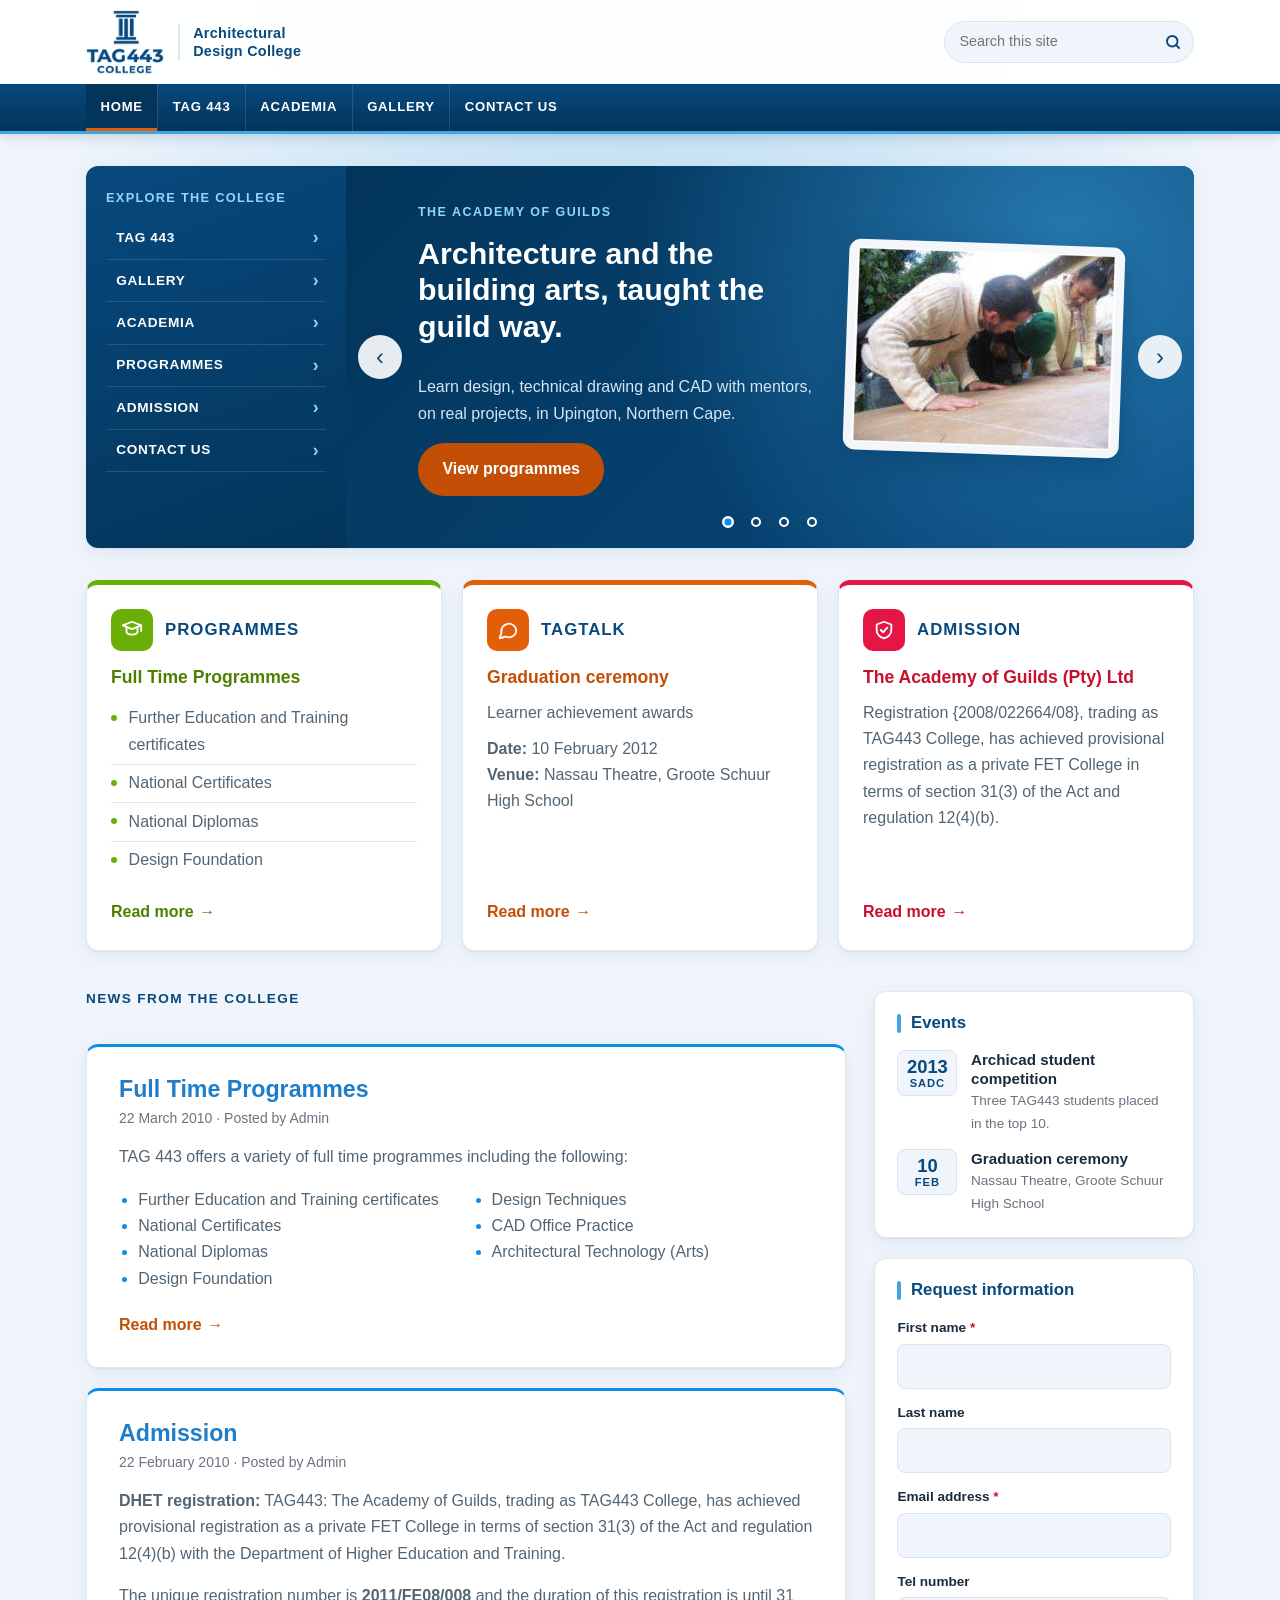
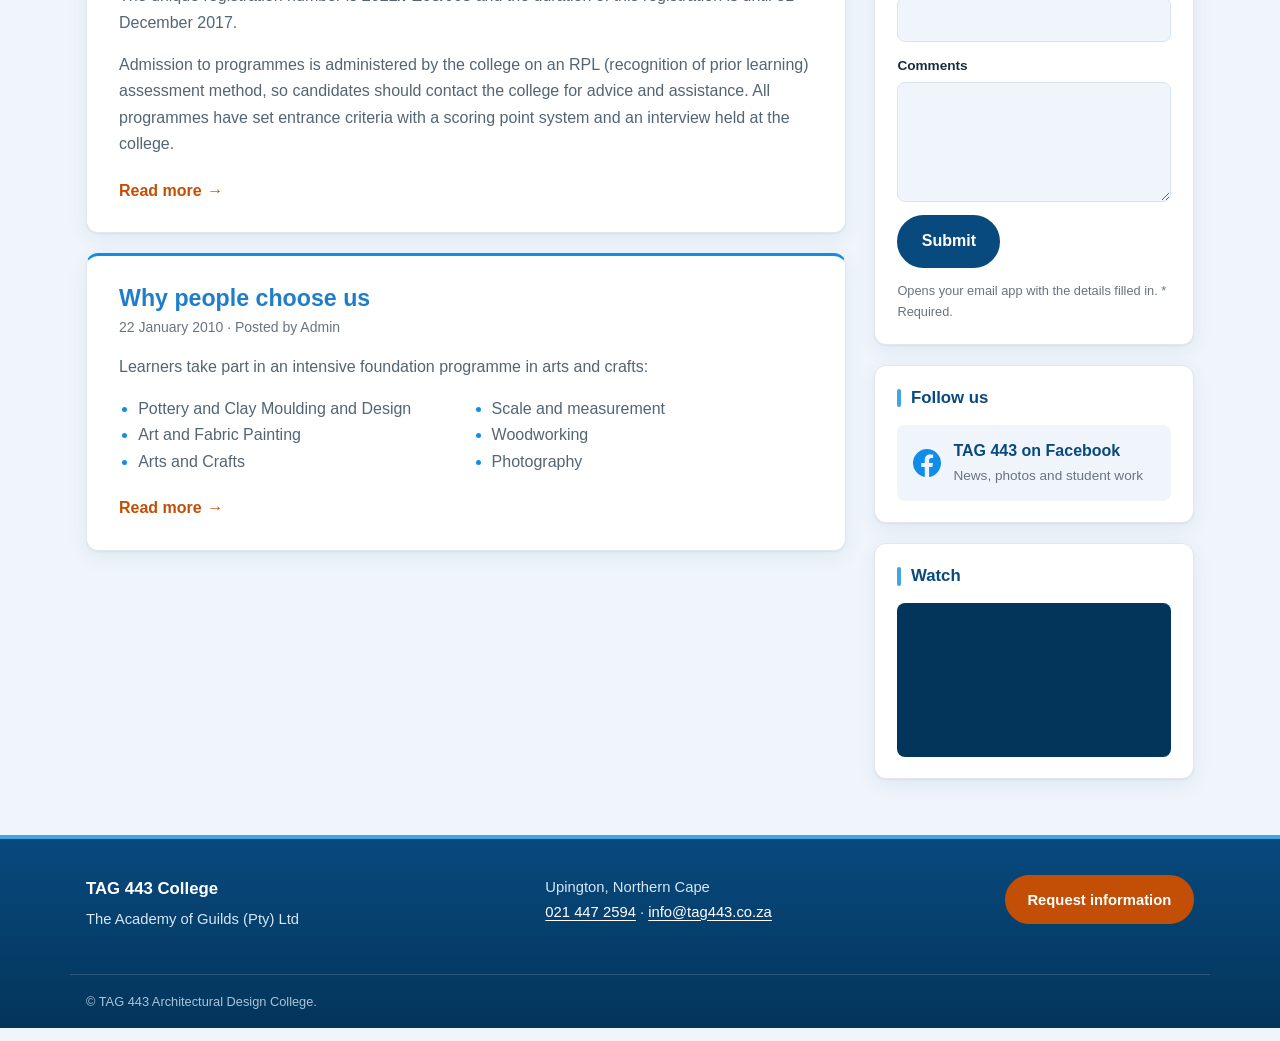
<file: index.html>
<!DOCTYPE html>
<html lang="en-ZA">
<head>
  <meta charset="utf-8">
  <meta name="viewport" content="width=device-width, initial-scale=1">
  <title>TAG 443 Architectural Design College</title>
  <meta name="description" content="TAG 443 Architectural Design College (The Academy of Guilds) in Upington, Northern Cape — full time and part time programmes in design foundation, design techniques, CAD and architectural technology.">
  <link rel="canonical" href="https://rossmelany405-rgb.github.io/Tag443/">
  <meta property="og:type" content="website">
  <meta property="og:site_name" content="TAG 443 Architectural Design College">
  <meta property="og:title" content="TAG 443 Architectural Design College">
  <meta property="og:description" content="TAG 443 Architectural Design College (The Academy of Guilds) in Upington, Northern Cape — full time and part time programmes in design foundation, design techniques, CAD and architectural technology.">
  <meta property="og:url" content="https://rossmelany405-rgb.github.io/Tag443/">
  <meta property="og:image" content="https://rossmelany405-rgb.github.io/Tag443/assets/img/logo-large.png">
  <meta name="theme-color" content="#08497e">
  <link rel="icon" href="assets/img/favicon.png" type="image/png">
  <link rel="apple-touch-icon" href="assets/img/apple-touch-icon.png">
  <link rel="stylesheet" href="assets/css/style.css">
  <script src="assets/js/main.js" defer></script>
</head>
<body>
  <a class="skip-link" href="#main">Skip to content</a>
  <header class="site-header">
    <div class="header-top">
      <div class="wrap header-inner">
        <a class="brand" href="./">
          <img src="assets/img/logo.png" alt="" width="195" height="160">
          <span class="brand-text"><span class="visually-hidden">TAG 443 </span>Architectural Design College</span>
        </a>
        <form class="search" role="search" action="https://www.google.com/search" method="get">
          <label class="visually-hidden" for="site-search">Search this site</label>
          <input type="search" id="site-search" name="q" placeholder="Search this site">
          <input type="hidden" name="as_sitesearch" value="rossmelany405-rgb.github.io/Tag443">
          <button type="submit" aria-label="Search">
            <svg viewBox="0 0 24 24" fill="none" stroke="currentColor" stroke-width="2.5" stroke-linecap="round" aria-hidden="true"><circle cx="11" cy="11" r="7"/><path d="m20 20-3.5-3.5"/></svg>
          </button>
        </form>
        <button class="nav-toggle" type="button" aria-expanded="false" aria-controls="site-nav">
          <span class="nav-toggle-bar" aria-hidden="true"></span>
          <span class="visually-hidden">Menu</span>
        </button>
      </div>
    </div>
    <nav id="site-nav" class="site-nav" aria-label="Main">
      <ul class="wrap">
        <li><a href="./" aria-current="page">Home</a></li>
        <li><a href="about/">TAG 443</a></li>
        <li><a href="academia/">Academia</a></li>
        <li><a href="gallery/">Gallery</a></li>
        <li><a href="contact/">Contact Us</a></li>
      </ul>
    </nav>
  </header>

  <main id="main" class="wrap">
    <h1 class="visually-hidden">TAG 443 Architectural Design College</h1>

    <section class="hero" aria-label="Welcome">
      <nav class="quick-links" aria-labelledby="quick-links-title">
        <h2 id="quick-links-title">Explore the college</h2>
        <ul>
          <li><a href="about/">TAG 443</a></li>
          <li><a href="gallery/">Gallery</a></li>
          <li><a href="academia/">Academia</a></li>
          <li><a href="programmes/">Programmes</a></li>
          <li><a href="admission/">Admission</a></li>
          <li><a href="contact/">Contact Us</a></li>
        </ul>
      </nav>

      <div class="slider" role="region" aria-roledescription="carousel" aria-label="Highlights">
        <ul class="slides">
          <li class="slide" aria-roledescription="slide" aria-label="1 of 4">
            <div class="slide-text">
              <p class="slide-kicker">The Academy of Guilds</p>
              <p class="slide-title">Architecture and the building arts, taught the guild way.</p>
              <p>Learn design, technical drawing and CAD with mentors, on real projects, in Upington, Northern Cape.</p>
              <a class="button" href="programmes/">View programmes</a>
            </div>
            <figure><img src="assets/img/intro-1.jpg" alt="Learners working on a large drawing board" width="204" height="154" decoding="async"></figure>
          </li>
          <li class="slide" aria-roledescription="slide" aria-label="2 of 4">
            <div class="slide-text">
              <p class="slide-kicker">Since 2006</p>
              <p class="slide-title">From the Phakamani project to an accredited college.</p>
              <p>TAG443 began with 160 learners from across the Western Cape.</p>
              <a class="button" href="about/">Our story</a>
            </div>
            <figure><img src="assets/img/intro-2.jpg" alt="Historic photograph of a long college building" width="204" height="154" loading="lazy" decoding="async"></figure>
          </li>
          <li class="slide" aria-roledescription="slide" aria-label="3 of 4">
            <div class="slide-text">
              <p class="slide-kicker">Designlab</p>
              <p class="slide-title">Sketching, detailing and concept interpretation.</p>
              <p>Design foundation, architecture and the building arts, with MAPPP SETA accreditation.</p>
              <a class="button" href="academia/">See Academia</a>
            </div>
            <figure><img src="assets/img/intro-3.jpg" alt="Learners and a facilitator in a design classroom" width="204" height="154" loading="lazy" decoding="async"></figure>
          </li>
          <li class="slide" aria-roledescription="slide" aria-label="4 of 4">
            <div class="slide-text">
              <p class="slide-kicker">CADlab</p>
              <p class="slide-title">Industry software, from AutoCAD to Archicad.</p>
              <p>Our students placed 3rd, 8th and 9th in the 2013 Archicad SADC student competition.</p>
              <a class="button" href="competitions/">Competition results</a>
            </div>
            <figure><img src="assets/img/cadlab.jpg" alt="Students at computers in the TAG443 CADlab" width="273" height="183" loading="lazy" decoding="async"></figure>
          </li>
        </ul>
        <button class="slider-btn slider-prev" type="button" aria-label="Previous slide">&#8249;</button>
        <button class="slider-btn slider-next" type="button" aria-label="Next slide">&#8250;</button>
        <div class="slider-dots"></div>
      </div>
    </section>

    <section class="features" aria-label="Highlights">
      <article class="card card-programmes">
        <div class="card-head">
          <span class="card-icon" aria-hidden="true">
            <svg viewBox="0 0 24 24" fill="none" stroke="currentColor" stroke-width="2" stroke-linecap="round" stroke-linejoin="round"><path d="M2 7l10-4 10 4-10 4z"/><path d="M6 9v5c0 1.7 2.7 3 6 3s6-1.3 6-3V9"/><path d="M22 7v6"/></svg>
          </span>
          <h2>Programmes</h2>
        </div>
        <h3>Full Time Programmes</h3>
        <ul class="plain">
          <li>Further Education and Training certificates</li>
          <li>National Certificates</li>
          <li>National Diplomas</li>
          <li>Design Foundation</li>
        </ul>
        <p><a class="more" href="programmes/">Read more <span class="visually-hidden">about programmes</span></a></p>
      </article>
      <article class="card card-tagtalk">
        <div class="card-head">
          <span class="card-icon" aria-hidden="true">
            <svg viewBox="0 0 24 24" fill="none" stroke="currentColor" stroke-width="2" stroke-linecap="round" stroke-linejoin="round"><path d="M21 12a8 8 0 0 1-11.6 7.1L3 21l1.9-6.4A8 8 0 1 1 21 12z"/></svg>
          </span>
          <h2>TagTalk</h2>
        </div>
        <h3>Graduation ceremony</h3>
        <p>Learner achievement awards</p>
        <p><strong>Date:</strong> 10 February 2012<br>
          <strong>Venue:</strong> Nassau Theatre, Groote Schuur High School</p>
        <p><a class="more" href="tagtalk/">Read more <span class="visually-hidden">about the graduation ceremony</span></a></p>
      </article>
      <article class="card card-admission">
        <div class="card-head">
          <span class="card-icon" aria-hidden="true">
            <svg viewBox="0 0 24 24" fill="none" stroke="currentColor" stroke-width="2" stroke-linecap="round" stroke-linejoin="round"><path d="M12 3l8 3v6c0 4.5-3.4 8.3-8 9-4.6-.7-8-4.5-8-9V6z"/><path d="m8.5 12 2.5 2.5 4.5-5"/></svg>
          </span>
          <h2>Admission</h2>
        </div>
        <h3>The Academy of Guilds (Pty) Ltd</h3>
        <p>Registration {2008/022664/08}, trading as TAG443 College, has achieved provisional registration as a private FET College in terms of section 31(3) of the Act and regulation 12(4)(b).</p>
        <p><a class="more" href="admission/">Read more <span class="visually-hidden">about admission</span></a></p>
      </article>
    </section>

    <div class="home-grid">
      <section class="posts" aria-labelledby="news-title">
        <h2 class="section-title" id="news-title">News from the college</h2>
        <article class="post">
          <h2><a href="programmes/">Full Time Programmes</a></h2>
          <p class="meta"><time datetime="2010-03-22">22 March 2010</time> · Posted by Admin</p>
          <p>TAG 443 offers a variety of full time programmes including the following:</p>
          <ul class="cols">
            <li>Further Education and Training certificates</li>
            <li>National Certificates</li>
            <li>National Diplomas</li>
            <li>Design Foundation</li>
            <li>Design Techniques</li>
            <li>CAD Office Practice</li>
            <li>Architectural Technology (Arts)</li>
          </ul>
          <a class="more" href="programmes/">Read more <span class="visually-hidden">about full time programmes</span></a>
        </article>
        <article class="post">
          <h2><a href="admission/">Admission</a></h2>
          <p class="meta"><time datetime="2010-02-22">22 February 2010</time> · Posted by Admin</p>
          <p><strong>DHET registration:</strong> TAG443: The Academy of Guilds, trading as TAG443 College, has achieved provisional registration as a private FET College in terms of section 31(3) of the Act and regulation 12(4)(b) with the Department of Higher Education and Training.</p>
          <p>The unique registration number is <strong>2011/FE08/008</strong> and the duration of this registration is until 31 December 2017.</p>
          <p>Admission to programmes is administered by the college on an RPL (recognition of prior learning) assessment method, so candidates should contact the college for advice and assistance. All programmes have set entrance criteria with a scoring point system and an interview held at the college.</p>
          <a class="more" href="admission/">Read more <span class="visually-hidden">about admission</span></a>
        </article>
        <article class="post">
          <h2><a href="about/">Why people choose us</a></h2>
          <p class="meta"><time datetime="2010-01-22">22 January 2010</time> · Posted by Admin</p>
          <p>Learners take part in an intensive foundation programme in arts and crafts:</p>
          <ul class="cols">
            <li>Pottery and Clay Moulding and Design</li>
            <li>Art and Fabric Painting</li>
            <li>Arts and Crafts</li>
            <li>Scale and measurement</li>
            <li>Woodworking</li>
            <li>Photography</li>
          </ul>
          <a class="more" href="about/">Read more <span class="visually-hidden">about why people choose us</span></a>
        </article>
      </section>

      <aside class="sidebar" aria-label="Sidebar">
        <section class="widget" aria-labelledby="events-title">
          <h2 id="events-title">Events</h2>
          <ul class="events">
            <li class="event">
              <time class="event-date" datetime="2013"><span class="day">2013</span><span class="mon">SADC</span></time>
              <div>
                <h3><a href="competitions/">Archicad student competition</a></h3>
                <p>Three TAG443 students placed in the top 10.</p>
              </div>
            </li>
            <li class="event">
              <time class="event-date" datetime="2012-02-10"><span class="day">10</span><span class="mon">Feb</span></time>
              <div>
                <h3><a href="tagtalk/">Graduation ceremony</a></h3>
                <p>Nassau Theatre, Groote Schuur High School</p>
              </div>
            </li>
          </ul>
        </section>

        <section class="widget" aria-labelledby="request-title">
          <h2 id="request-title">Request information</h2>
          <form class="form" action="mailto:info@tag443.co.za?subject=Information%20request" method="post" enctype="text/plain">
            <div class="field">
              <label for="first-name">First name <span class="req" aria-hidden="true">*</span></label>
              <input type="text" id="first-name" name="First name" autocomplete="given-name" required>
            </div>
            <div class="field">
              <label for="last-name">Last name</label>
              <input type="text" id="last-name" name="Last name" autocomplete="family-name">
            </div>
            <div class="field">
              <label for="email">Email address <span class="req" aria-hidden="true">*</span></label>
              <input type="email" id="email" name="Email" autocomplete="email" required>
            </div>
            <div class="field">
              <label for="tel">Tel number</label>
              <input type="tel" id="tel" name="Tel" autocomplete="tel">
            </div>
            <div class="field">
              <label for="comments">Comments</label>
              <textarea id="comments" name="Comments" rows="4"></textarea>
            </div>
            <button class="button" type="submit">Submit</button>
            <p class="form-note">Opens your email app with the details filled in. <span aria-hidden="true">*</span> Required.</p>
          </form>
        </section>

        <section class="widget" aria-labelledby="follow-title">
          <h2 id="follow-title">Follow us</h2>
          <a class="social-link" href="https://www.facebook.com/494151603941978" rel="noopener">
            <svg viewBox="0 0 24 24" fill="currentColor" aria-hidden="true"><path d="M24 12a12 12 0 1 0-13.9 11.9v-8.4H7.1V12h3V9.4c0-3 1.8-4.7 4.5-4.7 1.3 0 2.7.2 2.7.2v2.9h-1.5c-1.5 0-2 .9-2 1.9V12h3.3l-.5 3.5h-2.8v8.4A12 12 0 0 0 24 12z"/></svg>
            <div>TAG 443 on Facebook<span>News, photos and student work</span></div>
          </a>
        </section>

        <section class="widget" aria-labelledby="video-title">
          <h2 id="video-title">Watch</h2>
          <div class="video">
            <iframe src="https://www.youtube-nocookie.com/embed/sI15a8Gg5og" title="TAG 443 College video" loading="lazy" allow="accelerometer; encrypted-media; gyroscope; picture-in-picture" allowfullscreen></iframe>
          </div>
        </section>
      </aside>
    </div>
  </main>

  <footer class="site-footer">
    <div class="wrap footer-inner">
      <div>
        <p class="footer-title">TAG 443 College</p>
        <p>The Academy of Guilds (Pty) Ltd</p>
      </div>
      <address>
        Upington, Northern Cape<br>
        <a href="tel:+27214472594">021&nbsp;447&nbsp;2594</a> ·
        <a href="mailto:info@tag443.co.za">info@tag443.co.za</a>
      </address>
      <p class="footer-cta"><a class="button" href="contact/">Request information</a></p>
    </div>
    <p class="wrap footer-note">&copy; TAG 443 Architectural Design College.</p>
  </footer>
</body>
</html>
</file>
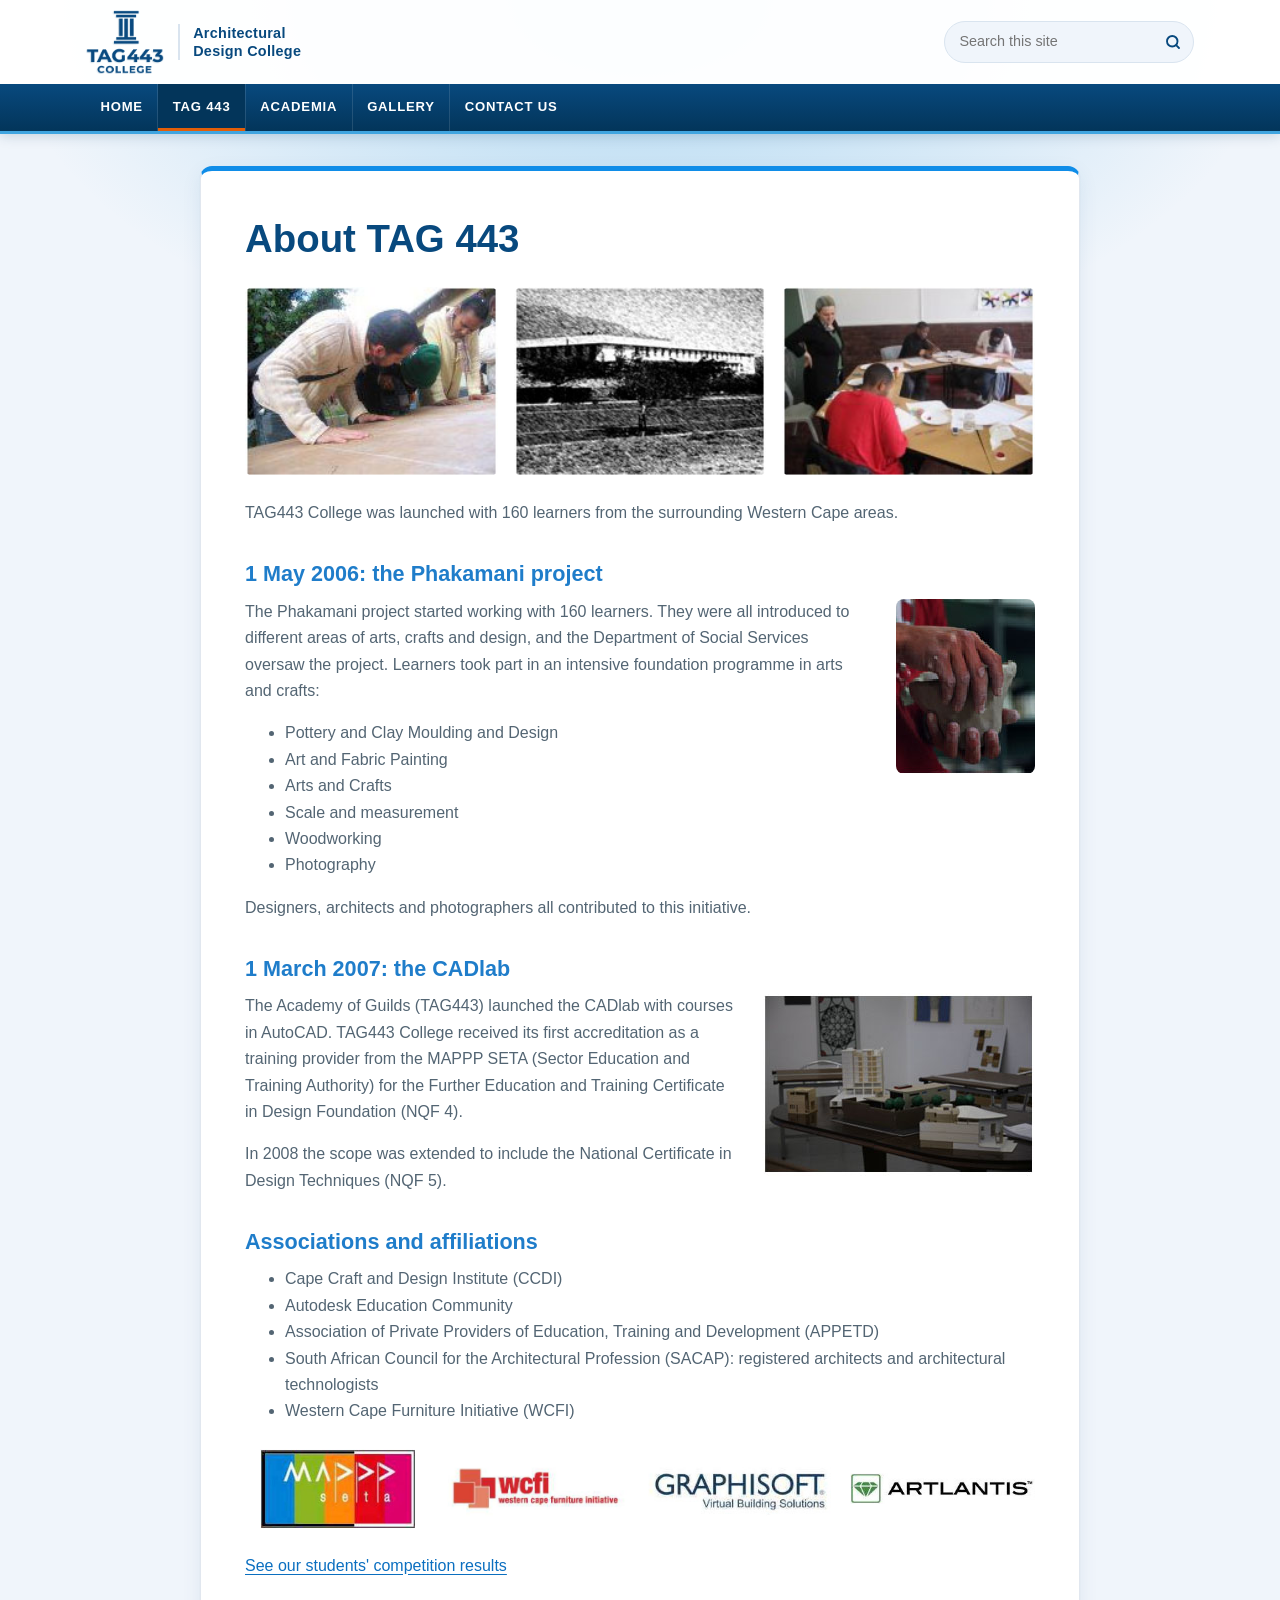
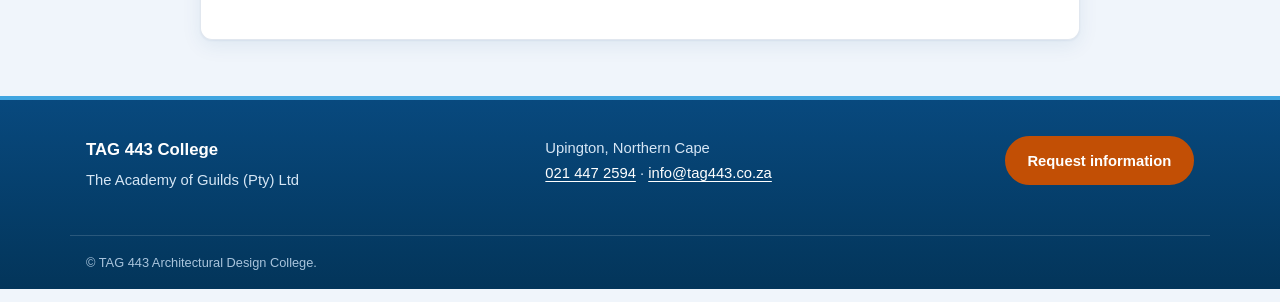
<file: about/index.html>
<!DOCTYPE html>
<html lang="en-ZA">
<head>
  <meta charset="utf-8">
  <meta name="viewport" content="width=device-width, initial-scale=1">
  <title>About TAG 443 | TAG 443 Architectural Design College</title>
  <meta name="description" content="The history of TAG443 College: from the 2006 Phakamani project to MAPPP SETA accreditation, CADlab and industry affiliations.">
  <link rel="canonical" href="https://rossmelany405-rgb.github.io/Tag443/about/">
  <meta property="og:type" content="website">
  <meta property="og:site_name" content="TAG 443 Architectural Design College">
  <meta property="og:title" content="About TAG 443 | TAG 443 Architectural Design College">
  <meta property="og:description" content="The history of TAG443 College: from the 2006 Phakamani project to MAPPP SETA accreditation, CADlab and industry affiliations.">
  <meta property="og:url" content="https://rossmelany405-rgb.github.io/Tag443/about/">
  <meta property="og:image" content="https://rossmelany405-rgb.github.io/Tag443/assets/img/logo-large.png">
  <meta name="theme-color" content="#08497e">
  <link rel="icon" href="../assets/img/favicon.png" type="image/png">
  <link rel="apple-touch-icon" href="../assets/img/apple-touch-icon.png">
  <link rel="stylesheet" href="../assets/css/style.css">
  <script src="../assets/js/main.js" defer></script>
</head>
<body>
  <a class="skip-link" href="#main">Skip to content</a>
  <header class="site-header">
    <div class="header-top">
      <div class="wrap header-inner">
        <a class="brand" href="../">
          <img src="../assets/img/logo.png" alt="" width="195" height="160">
          <span class="brand-text"><span class="visually-hidden">TAG 443 </span>Architectural Design College</span>
        </a>
        <form class="search" role="search" action="https://www.google.com/search" method="get">
          <label class="visually-hidden" for="site-search">Search this site</label>
          <input type="search" id="site-search" name="q" placeholder="Search this site">
          <input type="hidden" name="as_sitesearch" value="rossmelany405-rgb.github.io/Tag443">
          <button type="submit" aria-label="Search">
            <svg viewBox="0 0 24 24" fill="none" stroke="currentColor" stroke-width="2.5" stroke-linecap="round" aria-hidden="true"><circle cx="11" cy="11" r="7"/><path d="m20 20-3.5-3.5"/></svg>
          </button>
        </form>
        <button class="nav-toggle" type="button" aria-expanded="false" aria-controls="site-nav">
          <span class="nav-toggle-bar" aria-hidden="true"></span>
          <span class="visually-hidden">Menu</span>
        </button>
      </div>
    </div>
    <nav id="site-nav" class="site-nav" aria-label="Main">
      <ul class="wrap">
        <li><a href="../">Home</a></li>
        <li><a href="../about/" aria-current="page">TAG 443</a></li>
        <li><a href="../academia/">Academia</a></li>
        <li><a href="../gallery/">Gallery</a></li>
        <li><a href="../contact/">Contact Us</a></li>
      </ul>
    </nav>
  </header>

  <main id="main" class="wrap">
<article class="page">
      <h1>About TAG 443</h1>
      <ul class="photo-row">
        <li><img src="../assets/img/intro-1.jpg" alt="Learners working on a large drawing board" width="204" height="154" loading="lazy" decoding="async"></li>
        <li><img src="../assets/img/intro-2.jpg" alt="Historic photograph of a long college building" width="204" height="154" loading="lazy" decoding="async"></li>
        <li><img src="../assets/img/intro-3.jpg" alt="Learners and a facilitator in a design classroom" width="204" height="154" loading="lazy" decoding="async"></li>
      </ul>
      <p>TAG443 College was launched with 160 learners from the surrounding Western Cape areas.</p>

      <h2>1 May 2006: the Phakamani project</h2>
      <figure class="float-right">
        <img src="../assets/img/phakamani.jpg" alt="A Phakamani project learner at work" width="139" height="175" loading="lazy" decoding="async">
      </figure>
      <p>The Phakamani project started working with 160 learners. They were all introduced to different areas of arts, crafts and design, and the Department of Social Services oversaw the project. Learners took part in an intensive foundation programme in arts and crafts:</p>
      <ul>
        <li>Pottery and Clay Moulding and Design</li>
        <li>Art and Fabric Painting</li>
        <li>Arts and Crafts</li>
        <li>Scale and measurement</li>
        <li>Woodworking</li>
        <li>Photography</li>
      </ul>
      <p>Designers, architects and photographers all contributed to this initiative.</p>

      <h2>1 March 2007: the CADlab</h2>
      <figure class="float-right">
        <img src="../assets/img/cadlab.jpg" alt="Students at computers in the TAG443 CADlab" width="273" height="183" loading="lazy" decoding="async">
      </figure>
      <p>The Academy of Guilds (TAG443) launched the CADlab with courses in AutoCAD. TAG443 College received its first accreditation as a training provider from the MAPPP SETA (Sector Education and Training Authority) for the Further Education and Training Certificate in Design Foundation (NQF 4).</p>
      <p>In 2008 the scope was extended to include the National Certificate in Design Techniques (NQF 5).</p>

      <h2>Associations and affiliations</h2>
      <ul>
        <li>Cape Craft and Design Institute (CCDI)</li>
        <li>Autodesk Education Community</li>
        <li>Association of Private Providers of Education, Training and Development (APPETD)</li>
        <li>South African Council for the Architectural Profession (SACAP): registered architects and architectural technologists</li>
        <li>Western Cape Furniture Initiative (WCFI)</li>
      </ul>
      <ul class="logo-row">
        <li><img src="../assets/img/affil-3.jpg" alt="MAPPP SETA" width="242" height="124" loading="lazy" decoding="async"></li>
        <li><img src="../assets/img/affil-6.jpg" alt="Western Cape Furniture Initiative" width="387" height="122" loading="lazy" decoding="async"></li>
        <li><img src="../assets/img/affil-1.jpg" alt="Graphisoft" width="252" height="75" loading="lazy" decoding="async"></li>
        <li><img src="../assets/img/affil-2.jpg" alt="Artlantis" width="272" height="46" loading="lazy" decoding="async"></li>
      </ul>
      <p><a href="../competitions/">See our students' competition results</a></p>
    </article>
  </main>

  <footer class="site-footer">
    <div class="wrap footer-inner">
      <div>
        <p class="footer-title">TAG 443 College</p>
        <p>The Academy of Guilds (Pty) Ltd</p>
      </div>
      <address>
        Upington, Northern Cape<br>
        <a href="tel:+27214472594">021&nbsp;447&nbsp;2594</a> ·
        <a href="mailto:info@tag443.co.za">info@tag443.co.za</a>
      </address>
      <p class="footer-cta"><a class="button" href="../contact/">Request information</a></p>
    </div>
    <p class="wrap footer-note">&copy; TAG 443 Architectural Design College.</p>
  </footer>
</body>
</html>
</file>
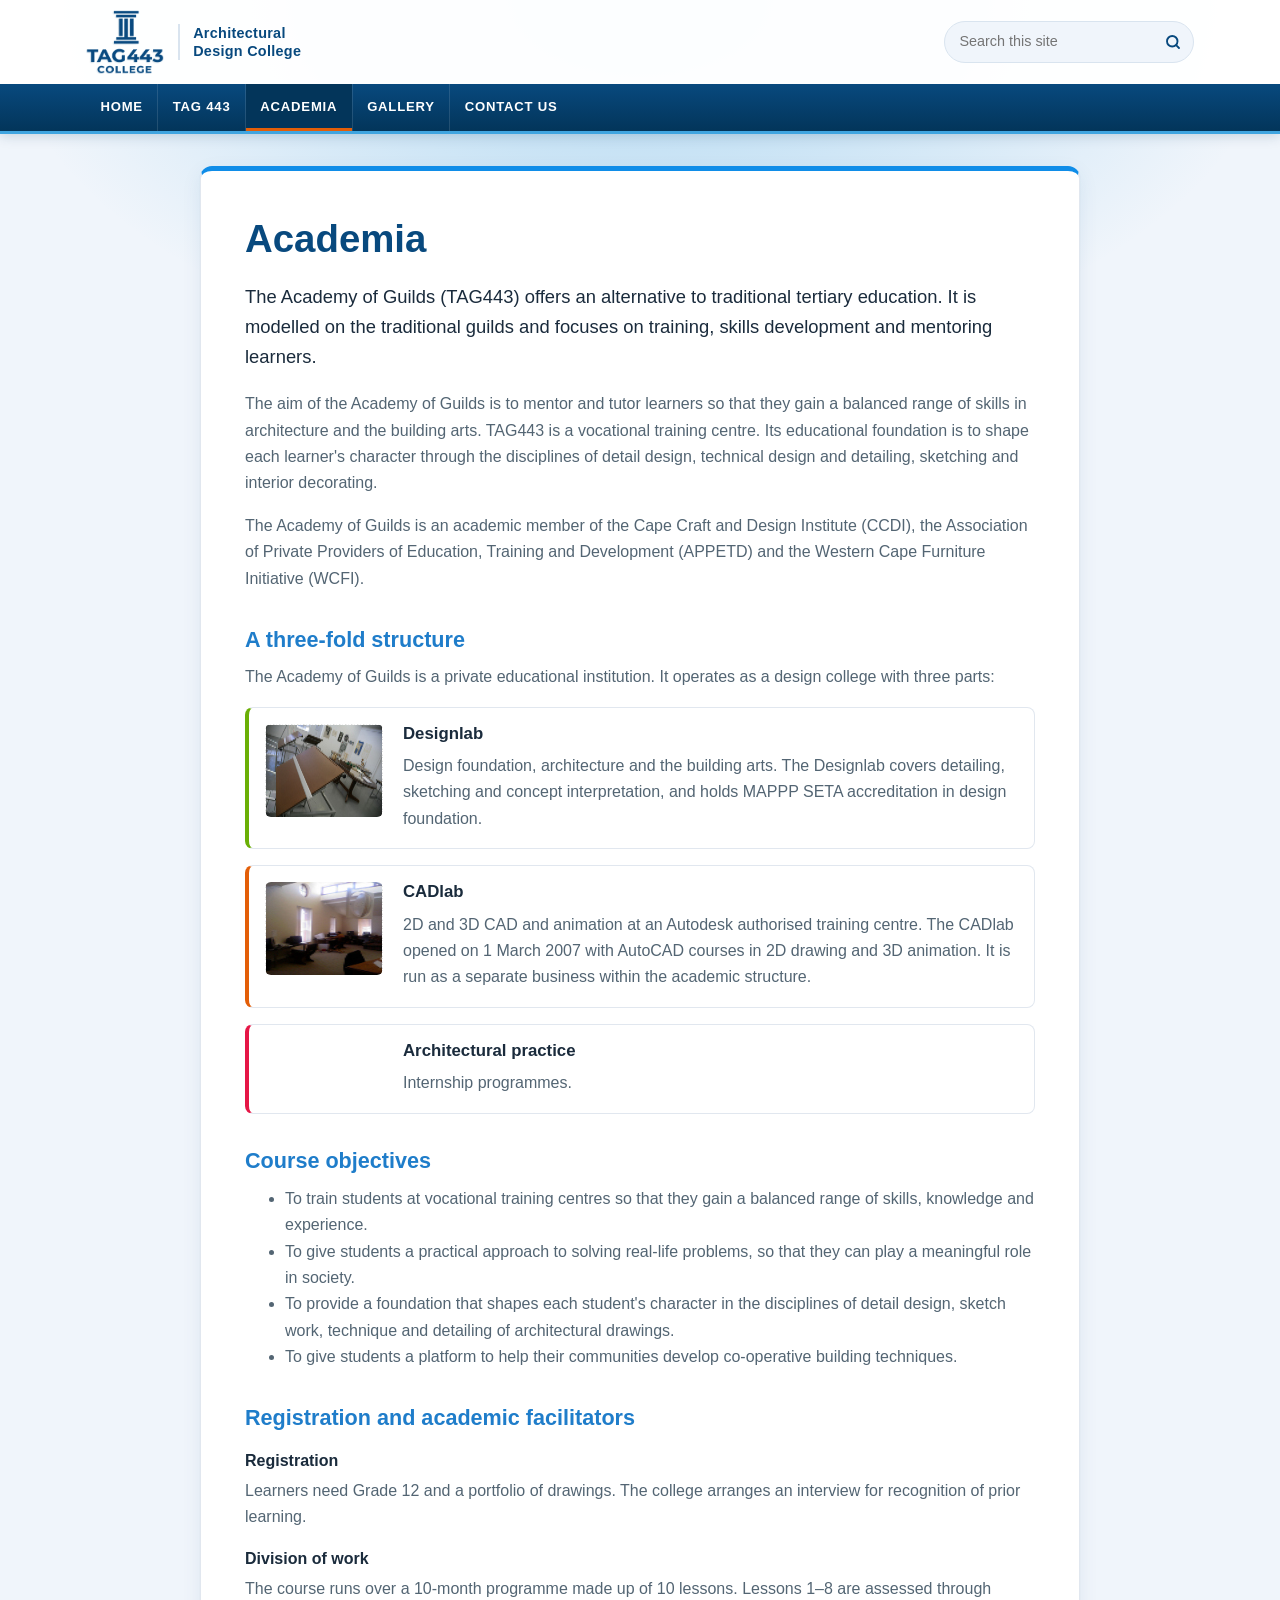
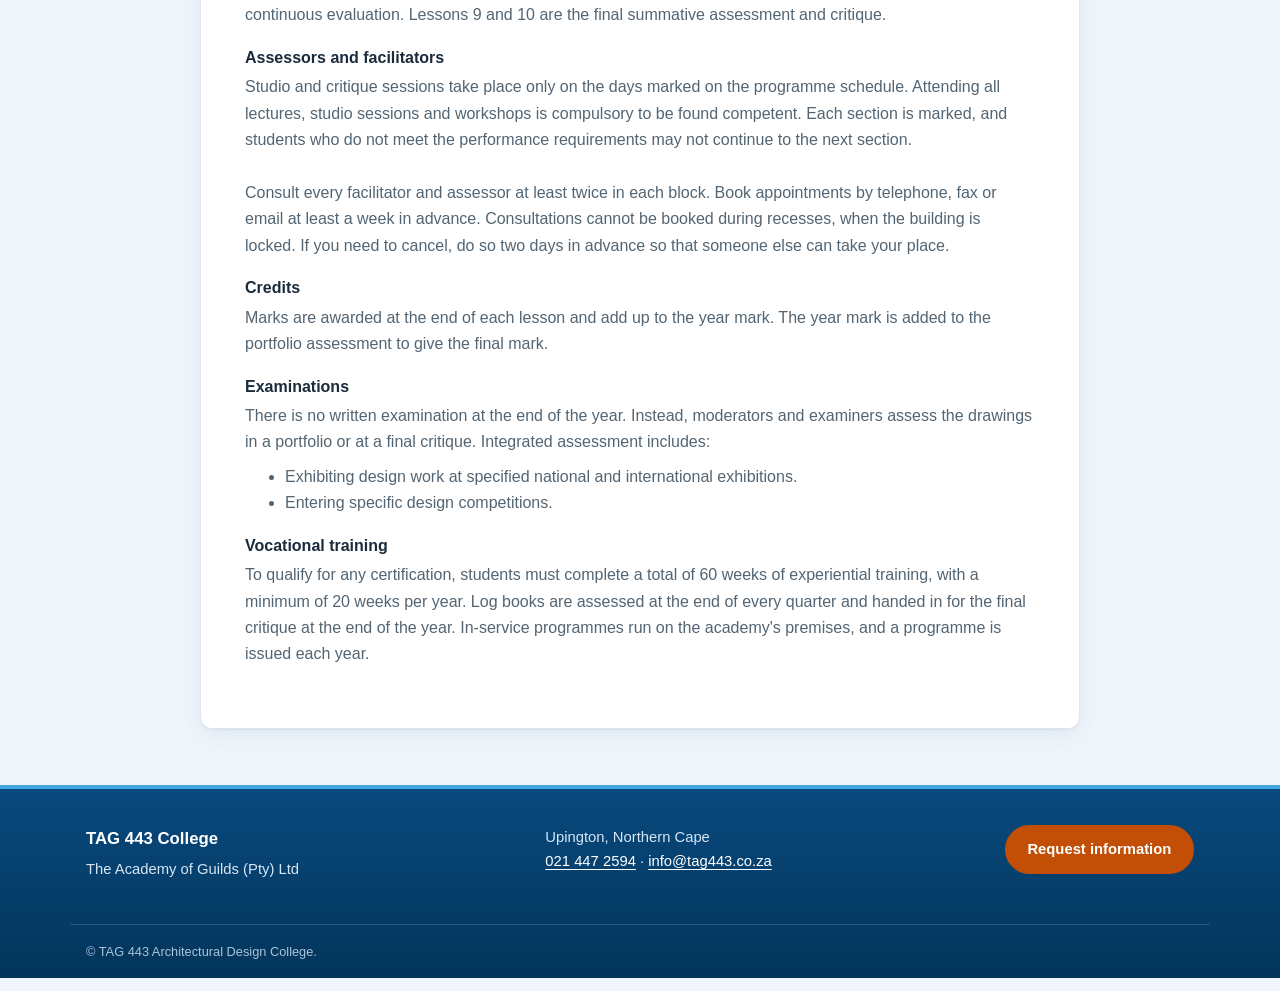
<file: academia/index.html>
<!DOCTYPE html>
<html lang="en-ZA">
<head>
  <meta charset="utf-8">
  <meta name="viewport" content="width=device-width, initial-scale=1">
  <title>Academia | TAG 443 Architectural Design College</title>
  <meta name="description" content="How TAG443 teaches: the Designlab, CADlab and architectural practice internships, course objectives, registration, assessment and vocational training.">
  <link rel="canonical" href="https://rossmelany405-rgb.github.io/Tag443/academia/">
  <meta property="og:type" content="website">
  <meta property="og:site_name" content="TAG 443 Architectural Design College">
  <meta property="og:title" content="Academia | TAG 443 Architectural Design College">
  <meta property="og:description" content="How TAG443 teaches: the Designlab, CADlab and architectural practice internships, course objectives, registration, assessment and vocational training.">
  <meta property="og:url" content="https://rossmelany405-rgb.github.io/Tag443/academia/">
  <meta property="og:image" content="https://rossmelany405-rgb.github.io/Tag443/assets/img/logo-large.png">
  <meta name="theme-color" content="#08497e">
  <link rel="icon" href="../assets/img/favicon.png" type="image/png">
  <link rel="apple-touch-icon" href="../assets/img/apple-touch-icon.png">
  <link rel="stylesheet" href="../assets/css/style.css">
  <script src="../assets/js/main.js" defer></script>
</head>
<body>
  <a class="skip-link" href="#main">Skip to content</a>
  <header class="site-header">
    <div class="header-top">
      <div class="wrap header-inner">
        <a class="brand" href="../">
          <img src="../assets/img/logo.png" alt="" width="195" height="160">
          <span class="brand-text"><span class="visually-hidden">TAG 443 </span>Architectural Design College</span>
        </a>
        <form class="search" role="search" action="https://www.google.com/search" method="get">
          <label class="visually-hidden" for="site-search">Search this site</label>
          <input type="search" id="site-search" name="q" placeholder="Search this site">
          <input type="hidden" name="as_sitesearch" value="rossmelany405-rgb.github.io/Tag443">
          <button type="submit" aria-label="Search">
            <svg viewBox="0 0 24 24" fill="none" stroke="currentColor" stroke-width="2.5" stroke-linecap="round" aria-hidden="true"><circle cx="11" cy="11" r="7"/><path d="m20 20-3.5-3.5"/></svg>
          </button>
        </form>
        <button class="nav-toggle" type="button" aria-expanded="false" aria-controls="site-nav">
          <span class="nav-toggle-bar" aria-hidden="true"></span>
          <span class="visually-hidden">Menu</span>
        </button>
      </div>
    </div>
    <nav id="site-nav" class="site-nav" aria-label="Main">
      <ul class="wrap">
        <li><a href="../">Home</a></li>
        <li><a href="../about/">TAG 443</a></li>
        <li><a href="../academia/" aria-current="page">Academia</a></li>
        <li><a href="../gallery/">Gallery</a></li>
        <li><a href="../contact/">Contact Us</a></li>
      </ul>
    </nav>
  </header>

  <main id="main" class="wrap">
<article class="page">
      <h1>Academia</h1>
      <p class="lead">The Academy of Guilds (TAG443) offers an alternative to traditional tertiary education. It is modelled on the traditional guilds and focuses on training, skills development and mentoring learners.</p>
      <p>The aim of the Academy of Guilds is to mentor and tutor learners so that they gain a balanced range of skills in architecture and the building arts. TAG443 is a vocational training centre. Its educational foundation is to shape each learner's character through the disciplines of detail design, technical design and detailing, sketching and interior decorating.</p>
      <p>The Academy of Guilds is an academic member of the Cape Craft and Design Institute (CCDI), the Association of Private Providers of Education, Training and Development (APPETD) and the Western Cape Furniture Initiative (WCFI).</p>

      <h2>A three-fold structure</h2>
      <p>The Academy of Guilds is a private educational institution. It operates as a design college with three parts:</p>
      <div class="split-list">
        <section class="split-item">
          <img src="../assets/img/designlab-1.jpg" alt="Student sketches from the Designlab" width="118" height="93" loading="lazy" decoding="async">
          <div>
            <h3>Designlab</h3>
            <p>Design foundation, architecture and the building arts. The Designlab covers detailing, sketching and concept interpretation, and holds MAPPP SETA accreditation in design foundation.</p>
          </div>
        </section>
        <section class="split-item">
          <img src="../assets/img/designlab-2.jpg" alt="3D CAD rendering produced in the CADlab" width="118" height="93" loading="lazy" decoding="async">
          <div>
            <h3>CADlab</h3>
            <p>2D and 3D CAD and animation at an Autodesk authorised training centre. The CADlab opened on 1 March 2007 with AutoCAD courses in 2D drawing and 3D animation. It is run as a separate business within the academic structure.</p>
          </div>
        </section>
        <section class="split-item">
          <div class="split-spacer" aria-hidden="true"></div>
          <div>
            <h3>Architectural practice</h3>
            <p>Internship programmes.</p>
          </div>
        </section>
      </div>

      <h2>Course objectives</h2>
      <ul>
        <li>To train students at vocational training centres so that they gain a balanced range of skills, knowledge and experience.</li>
        <li>To give students a practical approach to solving real-life problems, so that they can play a meaningful role in society.</li>
        <li>To provide a foundation that shapes each student's character in the disciplines of detail design, sketch work, technique and detailing of architectural drawings.</li>
        <li>To give students a platform to help their communities develop co-operative building techniques.</li>
      </ul>

      <h2>Registration and academic facilitators</h2>
      <dl class="details">
        <dt>Registration</dt>
        <dd>Learners need Grade 12 and a portfolio of drawings. The college arranges an interview for recognition of prior learning.</dd>
        <dt>Division of work</dt>
        <dd>The course runs over a 10-month programme made up of 10 lessons. Lessons 1–8 are assessed through continuous evaluation. Lessons 9 and 10 are the final summative assessment and critique.</dd>
        <dt>Assessors and facilitators</dt>
        <dd>Studio and critique sessions take place only on the days marked on the programme schedule. Attending all lectures, studio sessions and workshops is compulsory to be found competent. Each section is marked, and students who do not meet the performance requirements may not continue to the next section.
          <br><br>Consult every facilitator and assessor at least twice in each block. Book appointments by telephone, fax or email at least a week in advance. Consultations cannot be booked during recesses, when the building is locked. If you need to cancel, do so two days in advance so that someone else can take your place.</dd>
        <dt>Credits</dt>
        <dd>Marks are awarded at the end of each lesson and add up to the year mark. The year mark is added to the portfolio assessment to give the final mark.</dd>
        <dt>Examinations</dt>
        <dd>There is no written examination at the end of the year. Instead, moderators and examiners assess the drawings in a portfolio or at a final critique. Integrated assessment includes:
          <ul>
            <li>Exhibiting design work at specified national and international exhibitions.</li>
            <li>Entering specific design competitions.</li>
          </ul>
        </dd>
        <dt>Vocational training</dt>
        <dd>To qualify for any certification, students must complete a total of 60 weeks of experiential training, with a minimum of 20 weeks per year. Log books are assessed at the end of every quarter and handed in for the final critique at the end of the year. In-service programmes run on the academy's premises, and a programme is issued each year.</dd>
      </dl>
    </article>
  </main>

  <footer class="site-footer">
    <div class="wrap footer-inner">
      <div>
        <p class="footer-title">TAG 443 College</p>
        <p>The Academy of Guilds (Pty) Ltd</p>
      </div>
      <address>
        Upington, Northern Cape<br>
        <a href="tel:+27214472594">021&nbsp;447&nbsp;2594</a> ·
        <a href="mailto:info@tag443.co.za">info@tag443.co.za</a>
      </address>
      <p class="footer-cta"><a class="button" href="../contact/">Request information</a></p>
    </div>
    <p class="wrap footer-note">&copy; TAG 443 Architectural Design College.</p>
  </footer>
</body>
</html>
</file>
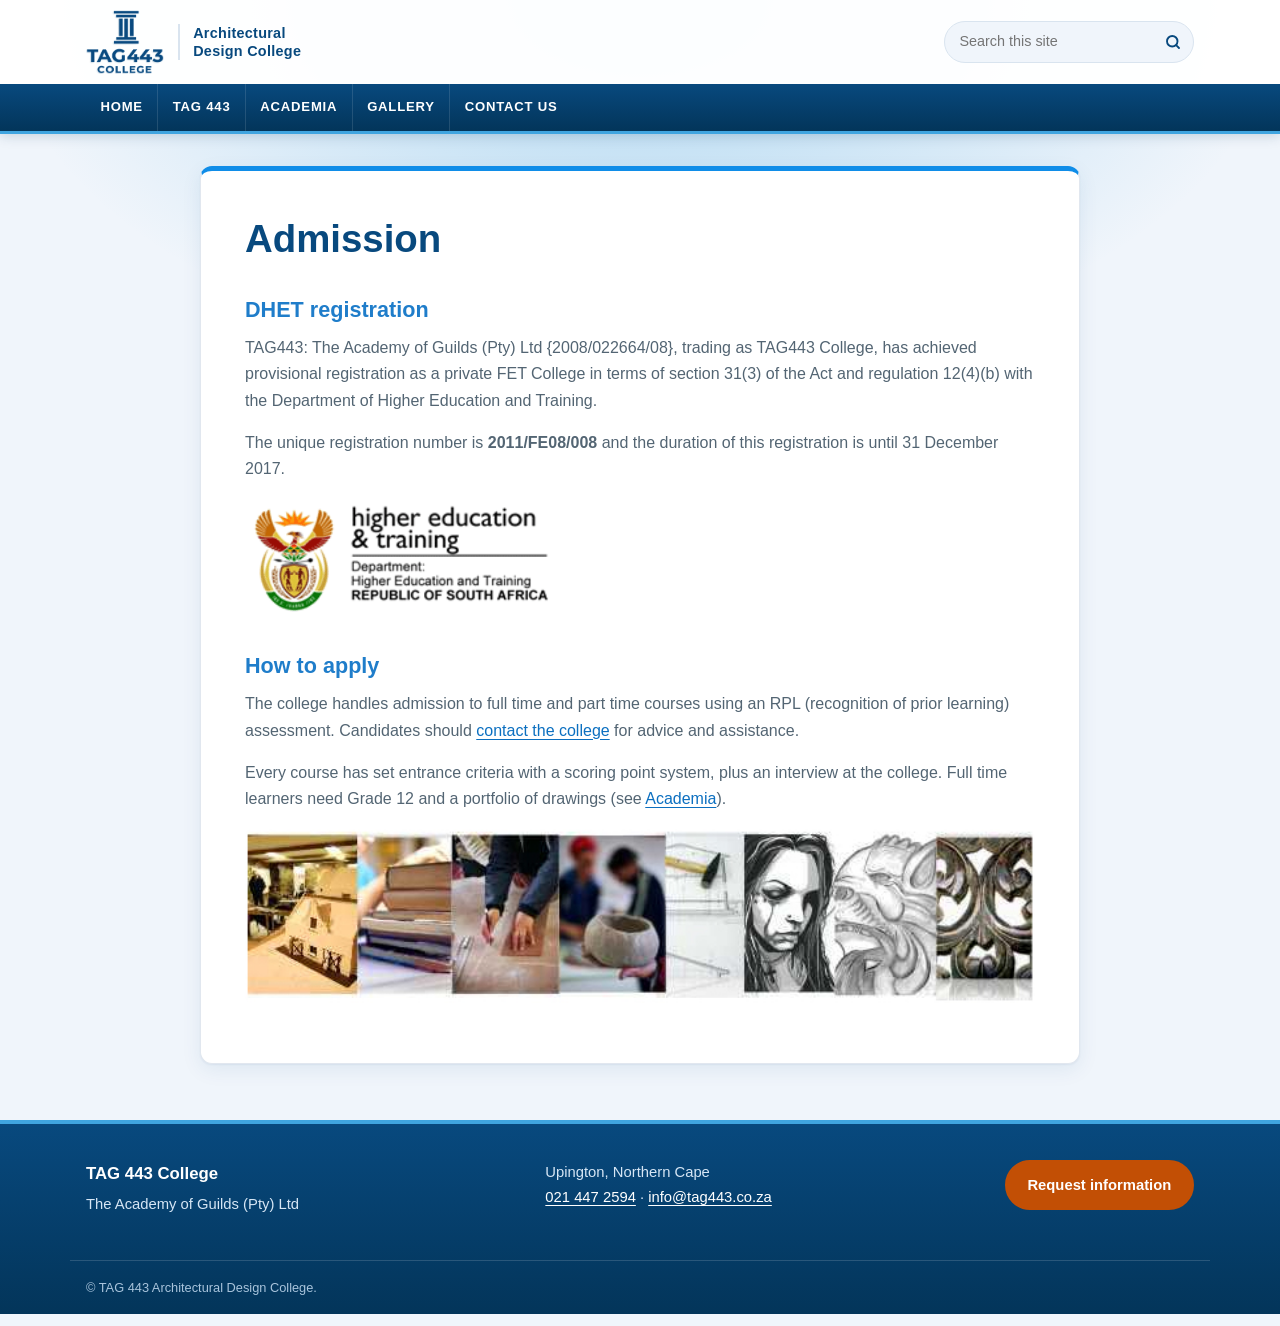
<file: admission/index.html>
<!DOCTYPE html>
<html lang="en-ZA">
<head>
  <meta charset="utf-8">
  <meta name="viewport" content="width=device-width, initial-scale=1">
  <title>Admission | TAG 443 Architectural Design College</title>
  <meta name="description" content="TAG443 College DHET registration (2011/FE08/008) and admission through recognition of prior learning (RPL).">
  <link rel="canonical" href="https://rossmelany405-rgb.github.io/Tag443/admission/">
  <meta property="og:type" content="website">
  <meta property="og:site_name" content="TAG 443 Architectural Design College">
  <meta property="og:title" content="Admission | TAG 443 Architectural Design College">
  <meta property="og:description" content="TAG443 College DHET registration (2011/FE08/008) and admission through recognition of prior learning (RPL).">
  <meta property="og:url" content="https://rossmelany405-rgb.github.io/Tag443/admission/">
  <meta property="og:image" content="https://rossmelany405-rgb.github.io/Tag443/assets/img/logo-large.png">
  <meta name="theme-color" content="#08497e">
  <link rel="icon" href="../assets/img/favicon.png" type="image/png">
  <link rel="apple-touch-icon" href="../assets/img/apple-touch-icon.png">
  <link rel="stylesheet" href="../assets/css/style.css">
  <script src="../assets/js/main.js" defer></script>
</head>
<body>
  <a class="skip-link" href="#main">Skip to content</a>
  <header class="site-header">
    <div class="header-top">
      <div class="wrap header-inner">
        <a class="brand" href="../">
          <img src="../assets/img/logo.png" alt="" width="195" height="160">
          <span class="brand-text"><span class="visually-hidden">TAG 443 </span>Architectural Design College</span>
        </a>
        <form class="search" role="search" action="https://www.google.com/search" method="get">
          <label class="visually-hidden" for="site-search">Search this site</label>
          <input type="search" id="site-search" name="q" placeholder="Search this site">
          <input type="hidden" name="as_sitesearch" value="rossmelany405-rgb.github.io/Tag443">
          <button type="submit" aria-label="Search">
            <svg viewBox="0 0 24 24" fill="none" stroke="currentColor" stroke-width="2.5" stroke-linecap="round" aria-hidden="true"><circle cx="11" cy="11" r="7"/><path d="m20 20-3.5-3.5"/></svg>
          </button>
        </form>
        <button class="nav-toggle" type="button" aria-expanded="false" aria-controls="site-nav">
          <span class="nav-toggle-bar" aria-hidden="true"></span>
          <span class="visually-hidden">Menu</span>
        </button>
      </div>
    </div>
    <nav id="site-nav" class="site-nav" aria-label="Main">
      <ul class="wrap">
        <li><a href="../">Home</a></li>
        <li><a href="../about/">TAG 443</a></li>
        <li><a href="../academia/">Academia</a></li>
        <li><a href="../gallery/">Gallery</a></li>
        <li><a href="../contact/">Contact Us</a></li>
      </ul>
    </nav>
  </header>

  <main id="main" class="wrap">
<article class="page">
      <h1>Admission</h1>
      <h2>DHET registration</h2>
      <p>TAG443: The Academy of Guilds (Pty) Ltd {2008/022664/08}, trading as TAG443 College, has achieved provisional registration as a private FET College in terms of section 31(3) of the Act and regulation 12(4)(b) with the Department of Higher Education and Training.</p>
      <p>The unique registration number is <strong>2011/FE08/008</strong> and the duration of this registration is until 31 December 2017.</p>
      <figure><img src="../assets/img/dhet.gif" alt="Department of Higher Education and Training logo" width="312" height="120" loading="lazy" decoding="async"></figure>
      <h2>How to apply</h2>
      <p>The college handles admission to full time and part time courses using an RPL (recognition of prior learning) assessment. Candidates should <a href="../contact/">contact the college</a> for advice and assistance.</p>
      <p>Every course has set entrance criteria with a scoring point system, plus an interview at the college. Full time learners need Grade 12 and a portfolio of drawings (see <a href="../academia/">Academia</a>).</p>
      <figure class="wide"><img src="../assets/img/registration-banner.jpg" alt="TAG443 College registration banner" width="606" height="134" loading="lazy" decoding="async"></figure>
    </article>
  </main>

  <footer class="site-footer">
    <div class="wrap footer-inner">
      <div>
        <p class="footer-title">TAG 443 College</p>
        <p>The Academy of Guilds (Pty) Ltd</p>
      </div>
      <address>
        Upington, Northern Cape<br>
        <a href="tel:+27214472594">021&nbsp;447&nbsp;2594</a> ·
        <a href="mailto:info@tag443.co.za">info@tag443.co.za</a>
      </address>
      <p class="footer-cta"><a class="button" href="../contact/">Request information</a></p>
    </div>
    <p class="wrap footer-note">&copy; TAG 443 Architectural Design College.</p>
  </footer>
</body>
</html>
</file>
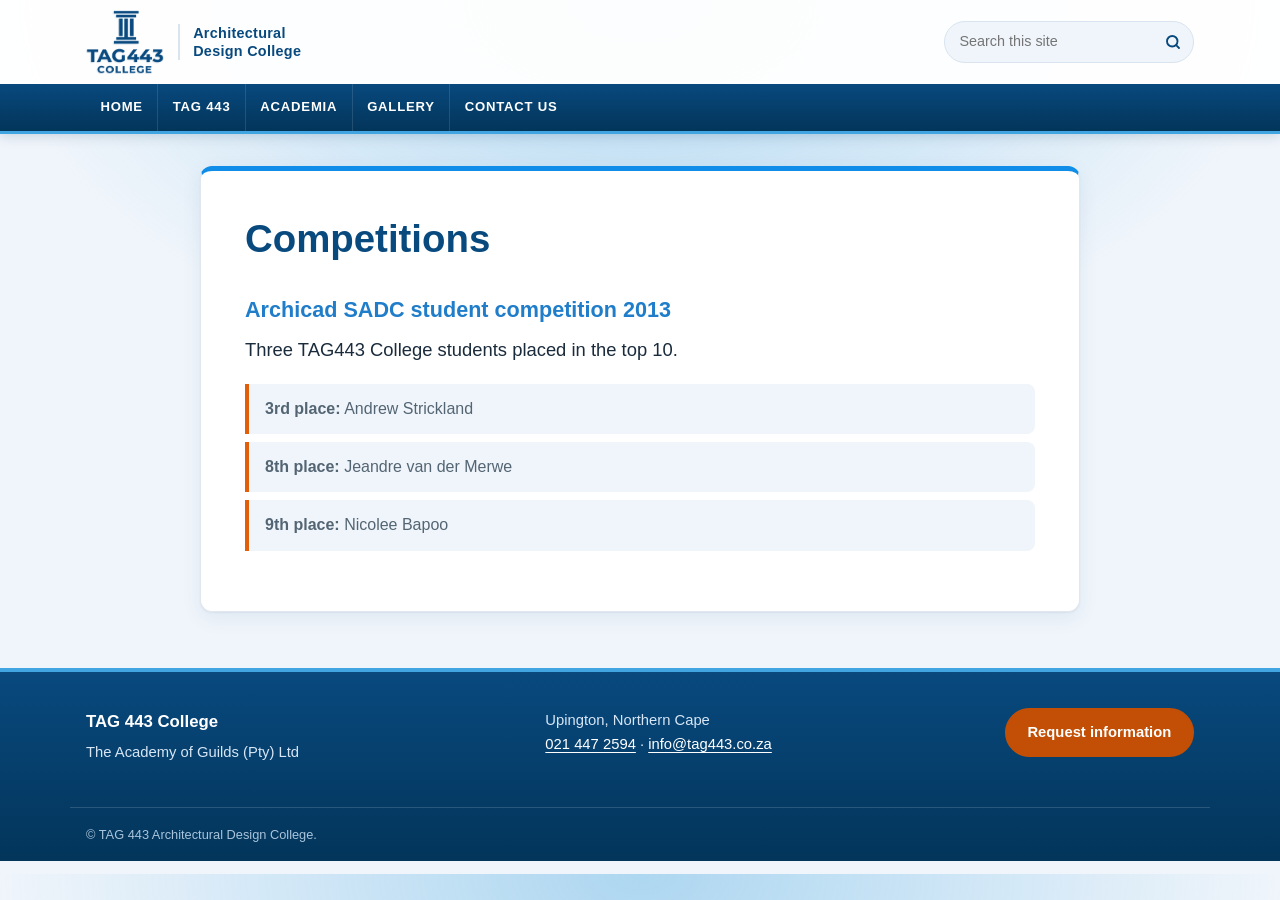
<file: competitions/index.html>
<!DOCTYPE html>
<html lang="en-ZA">
<head>
  <meta charset="utf-8">
  <meta name="viewport" content="width=device-width, initial-scale=1">
  <title>Competitions | TAG 443 Architectural Design College</title>
  <meta name="description" content="Three TAG443 College students placed in the top 10 of the 2013 Archicad SADC student competition.">
  <link rel="canonical" href="https://rossmelany405-rgb.github.io/Tag443/competitions/">
  <meta property="og:type" content="website">
  <meta property="og:site_name" content="TAG 443 Architectural Design College">
  <meta property="og:title" content="Competitions | TAG 443 Architectural Design College">
  <meta property="og:description" content="Three TAG443 College students placed in the top 10 of the 2013 Archicad SADC student competition.">
  <meta property="og:url" content="https://rossmelany405-rgb.github.io/Tag443/competitions/">
  <meta property="og:image" content="https://rossmelany405-rgb.github.io/Tag443/assets/img/logo-large.png">
  <meta name="theme-color" content="#08497e">
  <link rel="icon" href="../assets/img/favicon.png" type="image/png">
  <link rel="apple-touch-icon" href="../assets/img/apple-touch-icon.png">
  <link rel="stylesheet" href="../assets/css/style.css">
  <script src="../assets/js/main.js" defer></script>
</head>
<body>
  <a class="skip-link" href="#main">Skip to content</a>
  <header class="site-header">
    <div class="header-top">
      <div class="wrap header-inner">
        <a class="brand" href="../">
          <img src="../assets/img/logo.png" alt="" width="195" height="160">
          <span class="brand-text"><span class="visually-hidden">TAG 443 </span>Architectural Design College</span>
        </a>
        <form class="search" role="search" action="https://www.google.com/search" method="get">
          <label class="visually-hidden" for="site-search">Search this site</label>
          <input type="search" id="site-search" name="q" placeholder="Search this site">
          <input type="hidden" name="as_sitesearch" value="rossmelany405-rgb.github.io/Tag443">
          <button type="submit" aria-label="Search">
            <svg viewBox="0 0 24 24" fill="none" stroke="currentColor" stroke-width="2.5" stroke-linecap="round" aria-hidden="true"><circle cx="11" cy="11" r="7"/><path d="m20 20-3.5-3.5"/></svg>
          </button>
        </form>
        <button class="nav-toggle" type="button" aria-expanded="false" aria-controls="site-nav">
          <span class="nav-toggle-bar" aria-hidden="true"></span>
          <span class="visually-hidden">Menu</span>
        </button>
      </div>
    </div>
    <nav id="site-nav" class="site-nav" aria-label="Main">
      <ul class="wrap">
        <li><a href="../">Home</a></li>
        <li><a href="../about/">TAG 443</a></li>
        <li><a href="../academia/">Academia</a></li>
        <li><a href="../gallery/">Gallery</a></li>
        <li><a href="../contact/">Contact Us</a></li>
      </ul>
    </nav>
  </header>

  <main id="main" class="wrap">
<article class="page">
      <h1>Competitions</h1>
      <h2>Archicad SADC student competition 2013</h2>
      <p class="lead">Three TAG443 College students placed in the top 10.</p>
      <ol class="podium">
        <li><strong>3rd place:</strong> Andrew Strickland</li>
        <li><strong>8th place:</strong> Jeandre van der Merwe</li>
        <li><strong>9th place:</strong> Nicolee Bapoo</li>
      </ol>
    </article>
  </main>

  <footer class="site-footer">
    <div class="wrap footer-inner">
      <div>
        <p class="footer-title">TAG 443 College</p>
        <p>The Academy of Guilds (Pty) Ltd</p>
      </div>
      <address>
        Upington, Northern Cape<br>
        <a href="tel:+27214472594">021&nbsp;447&nbsp;2594</a> ·
        <a href="mailto:info@tag443.co.za">info@tag443.co.za</a>
      </address>
      <p class="footer-cta"><a class="button" href="../contact/">Request information</a></p>
    </div>
    <p class="wrap footer-note">&copy; TAG 443 Architectural Design College.</p>
  </footer>
</body>
</html>
</file>
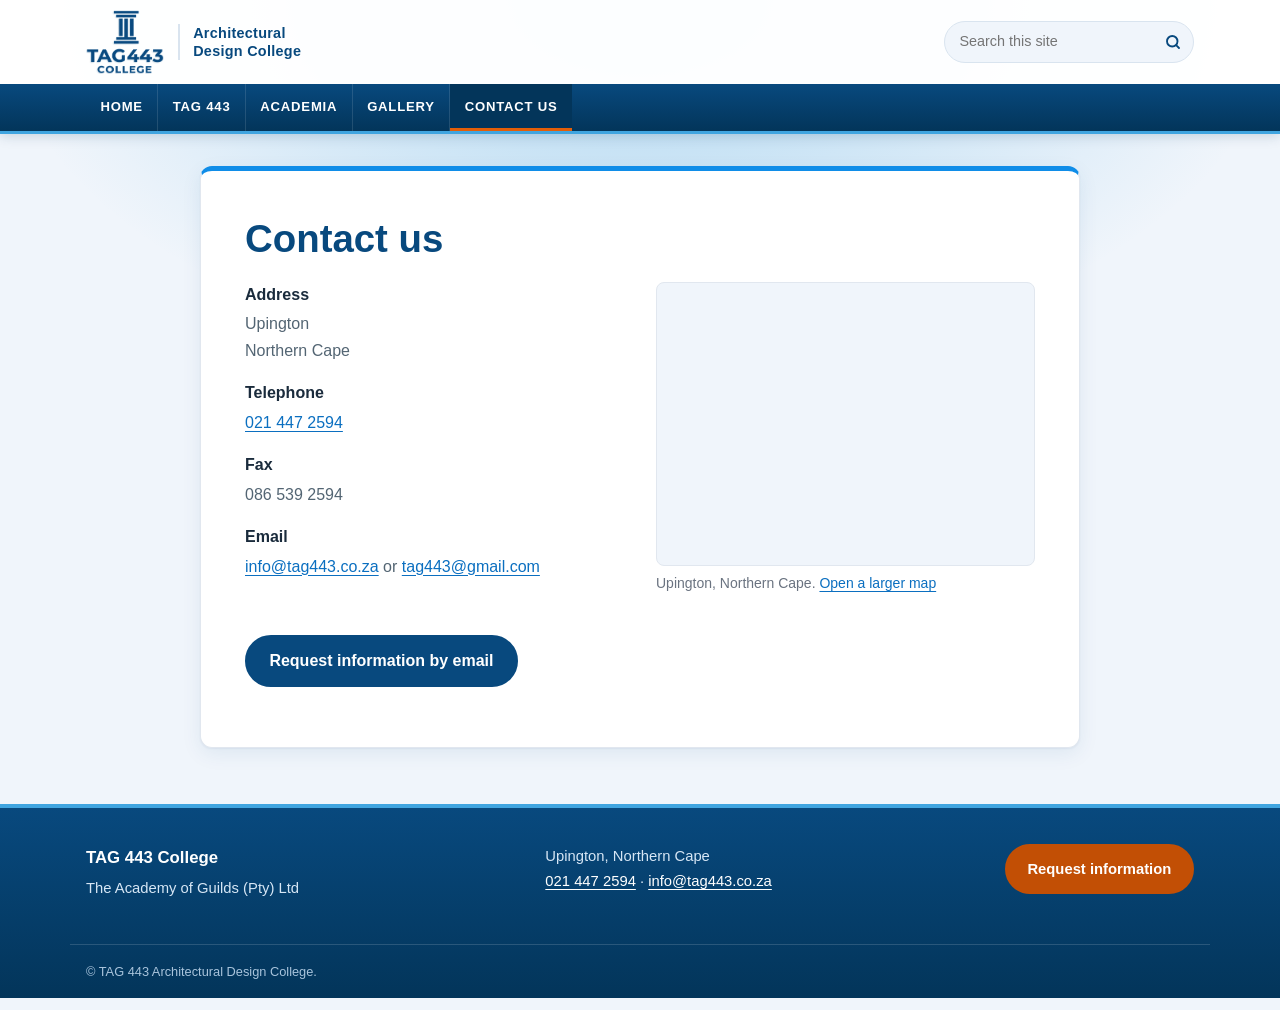
<file: contact/index.html>
<!DOCTYPE html>
<html lang="en-ZA">
<head>
  <meta charset="utf-8">
  <meta name="viewport" content="width=device-width, initial-scale=1">
  <title>Contact Us | TAG 443 Architectural Design College</title>
  <meta name="description" content="Contact TAG443 College in Upington, Northern Cape. Telephone 021 447 2594.">
  <link rel="canonical" href="https://rossmelany405-rgb.github.io/Tag443/contact/">
  <meta property="og:type" content="website">
  <meta property="og:site_name" content="TAG 443 Architectural Design College">
  <meta property="og:title" content="Contact Us | TAG 443 Architectural Design College">
  <meta property="og:description" content="Contact TAG443 College in Upington, Northern Cape. Telephone 021 447 2594.">
  <meta property="og:url" content="https://rossmelany405-rgb.github.io/Tag443/contact/">
  <meta property="og:image" content="https://rossmelany405-rgb.github.io/Tag443/assets/img/logo-large.png">
  <meta name="theme-color" content="#08497e">
  <link rel="icon" href="../assets/img/favicon.png" type="image/png">
  <link rel="apple-touch-icon" href="../assets/img/apple-touch-icon.png">
  <link rel="stylesheet" href="../assets/css/style.css">
  <script src="../assets/js/main.js" defer></script>
</head>
<body>
  <a class="skip-link" href="#main">Skip to content</a>
  <header class="site-header">
    <div class="header-top">
      <div class="wrap header-inner">
        <a class="brand" href="../">
          <img src="../assets/img/logo.png" alt="" width="195" height="160">
          <span class="brand-text"><span class="visually-hidden">TAG 443 </span>Architectural Design College</span>
        </a>
        <form class="search" role="search" action="https://www.google.com/search" method="get">
          <label class="visually-hidden" for="site-search">Search this site</label>
          <input type="search" id="site-search" name="q" placeholder="Search this site">
          <input type="hidden" name="as_sitesearch" value="rossmelany405-rgb.github.io/Tag443">
          <button type="submit" aria-label="Search">
            <svg viewBox="0 0 24 24" fill="none" stroke="currentColor" stroke-width="2.5" stroke-linecap="round" aria-hidden="true"><circle cx="11" cy="11" r="7"/><path d="m20 20-3.5-3.5"/></svg>
          </button>
        </form>
        <button class="nav-toggle" type="button" aria-expanded="false" aria-controls="site-nav">
          <span class="nav-toggle-bar" aria-hidden="true"></span>
          <span class="visually-hidden">Menu</span>
        </button>
      </div>
    </div>
    <nav id="site-nav" class="site-nav" aria-label="Main">
      <ul class="wrap">
        <li><a href="../">Home</a></li>
        <li><a href="../about/">TAG 443</a></li>
        <li><a href="../academia/">Academia</a></li>
        <li><a href="../gallery/">Gallery</a></li>
        <li><a href="../contact/" aria-current="page">Contact Us</a></li>
      </ul>
    </nav>
  </header>

  <main id="main" class="wrap">
<article class="page">
      <h1>Contact us</h1>
      <div class="contact-grid">
        <dl class="details">
          <dt>Address</dt>
          <dd>Upington<br>Northern Cape</dd>
          <dt>Telephone</dt>
          <dd><a href="tel:+27214472594">021&nbsp;447&nbsp;2594</a></dd>
          <dt>Fax</dt>
          <dd>086 539 2594</dd>
          <dt>Email</dt>
          <dd><a href="mailto:info@tag443.co.za">info@tag443.co.za</a> or <a href="mailto:tag443@gmail.com">tag443@gmail.com</a></dd>
        </dl>
        <figure>
          <div class="map-embed">
            <iframe src="https://www.openstreetmap.org/export/embed.html?bbox=21.18%2C-28.49%2C21.32%2C-28.40&amp;layer=mapnik&amp;marker=-28.4478%2C21.2561" title="Map of Upington, Northern Cape" loading="lazy"></iframe>
          </div>
          <figcaption>Upington, Northern Cape. <a href="https://www.openstreetmap.org/?mlat=-28.4478&amp;mlon=21.2561#map=13/-28.4478/21.2561" rel="noopener">Open a larger map</a></figcaption>
        </figure>
      </div>
      <p><a class="button" href="mailto:info@tag443.co.za?subject=Information%20request">Request information by email</a></p>
    </article>
  </main>

  <footer class="site-footer">
    <div class="wrap footer-inner">
      <div>
        <p class="footer-title">TAG 443 College</p>
        <p>The Academy of Guilds (Pty) Ltd</p>
      </div>
      <address>
        Upington, Northern Cape<br>
        <a href="tel:+27214472594">021&nbsp;447&nbsp;2594</a> ·
        <a href="mailto:info@tag443.co.za">info@tag443.co.za</a>
      </address>
      <p class="footer-cta"><a class="button" href="../contact/">Request information</a></p>
    </div>
    <p class="wrap footer-note">&copy; TAG 443 Architectural Design College.</p>
  </footer>
</body>
</html>
</file>
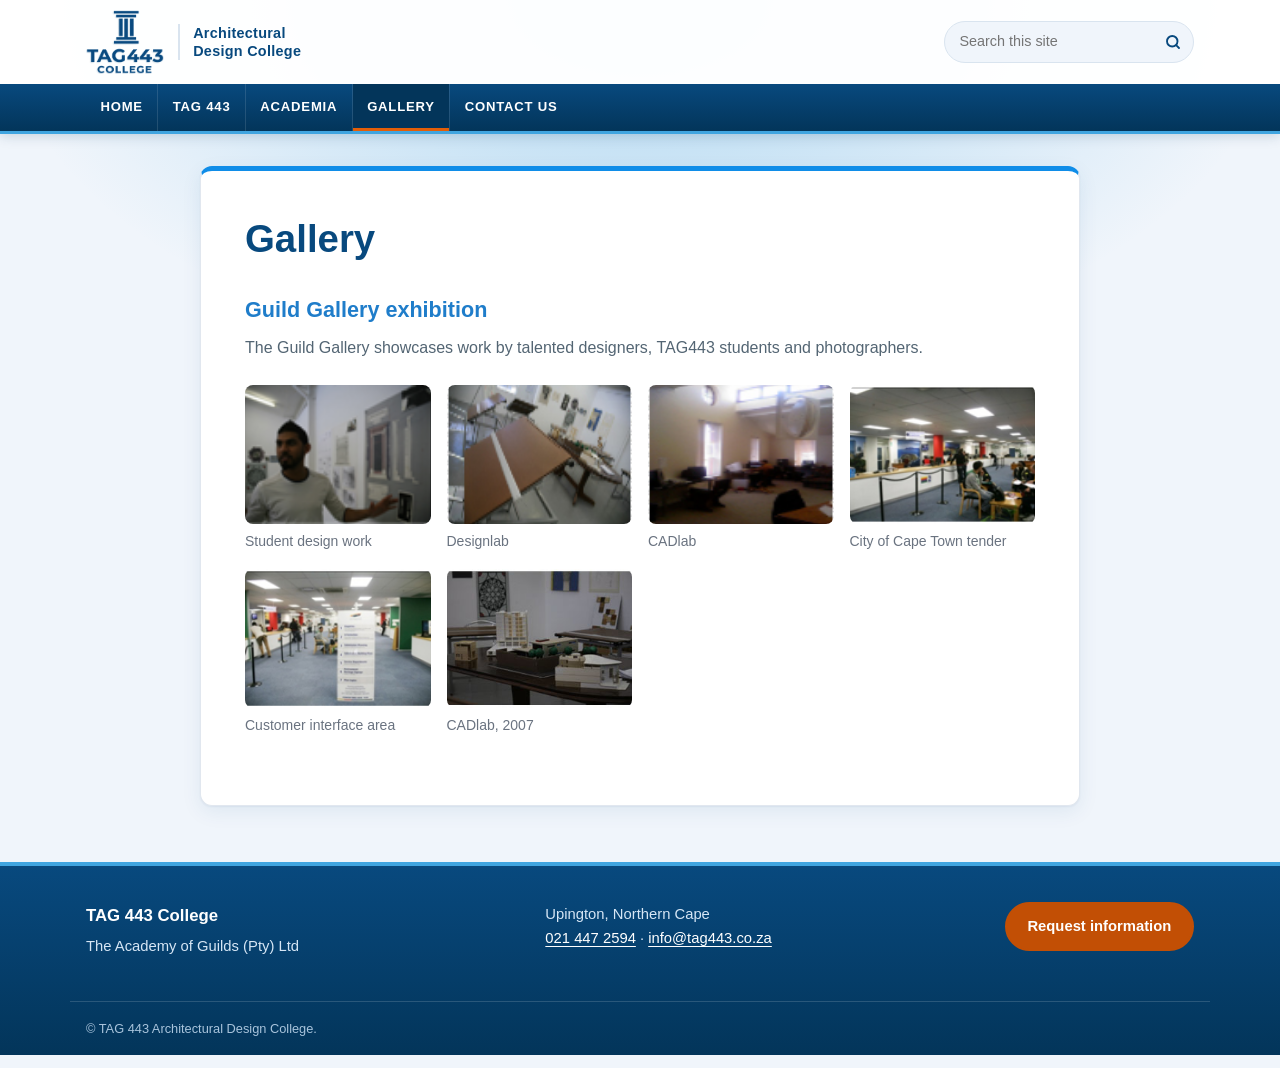
<file: gallery/index.html>
<!DOCTYPE html>
<html lang="en-ZA">
<head>
  <meta charset="utf-8">
  <meta name="viewport" content="width=device-width, initial-scale=1">
  <title>Gallery | TAG 443 Architectural Design College</title>
  <meta name="description" content="The Guild Gallery showcases work by talented designers, TAG443 students and photographers.">
  <link rel="canonical" href="https://rossmelany405-rgb.github.io/Tag443/gallery/">
  <meta property="og:type" content="website">
  <meta property="og:site_name" content="TAG 443 Architectural Design College">
  <meta property="og:title" content="Gallery | TAG 443 Architectural Design College">
  <meta property="og:description" content="The Guild Gallery showcases work by talented designers, TAG443 students and photographers.">
  <meta property="og:url" content="https://rossmelany405-rgb.github.io/Tag443/gallery/">
  <meta property="og:image" content="https://rossmelany405-rgb.github.io/Tag443/assets/img/logo-large.png">
  <meta name="theme-color" content="#08497e">
  <link rel="icon" href="../assets/img/favicon.png" type="image/png">
  <link rel="apple-touch-icon" href="../assets/img/apple-touch-icon.png">
  <link rel="stylesheet" href="../assets/css/style.css">
  <script src="../assets/js/main.js" defer></script>
</head>
<body>
  <a class="skip-link" href="#main">Skip to content</a>
  <header class="site-header">
    <div class="header-top">
      <div class="wrap header-inner">
        <a class="brand" href="../">
          <img src="../assets/img/logo.png" alt="" width="195" height="160">
          <span class="brand-text"><span class="visually-hidden">TAG 443 </span>Architectural Design College</span>
        </a>
        <form class="search" role="search" action="https://www.google.com/search" method="get">
          <label class="visually-hidden" for="site-search">Search this site</label>
          <input type="search" id="site-search" name="q" placeholder="Search this site">
          <input type="hidden" name="as_sitesearch" value="rossmelany405-rgb.github.io/Tag443">
          <button type="submit" aria-label="Search">
            <svg viewBox="0 0 24 24" fill="none" stroke="currentColor" stroke-width="2.5" stroke-linecap="round" aria-hidden="true"><circle cx="11" cy="11" r="7"/><path d="m20 20-3.5-3.5"/></svg>
          </button>
        </form>
        <button class="nav-toggle" type="button" aria-expanded="false" aria-controls="site-nav">
          <span class="nav-toggle-bar" aria-hidden="true"></span>
          <span class="visually-hidden">Menu</span>
        </button>
      </div>
    </div>
    <nav id="site-nav" class="site-nav" aria-label="Main">
      <ul class="wrap">
        <li><a href="../">Home</a></li>
        <li><a href="../about/">TAG 443</a></li>
        <li><a href="../academia/">Academia</a></li>
        <li><a href="../gallery/" aria-current="page">Gallery</a></li>
        <li><a href="../contact/">Contact Us</a></li>
      </ul>
    </nav>
  </header>

  <main id="main" class="wrap">
<article class="page">
      <h1>Gallery</h1>
      <h2>Guild Gallery exhibition</h2>
      <p>The Guild Gallery showcases work by talented designers, TAG443 students and photographers.</p>
      <ul class="gallery-grid">
        <li><figure><img src="../assets/img/student-work.png" alt="Student design work" width="116" height="77" loading="lazy" decoding="async"><figcaption>Student design work</figcaption></figure></li>
        <li><figure><img src="../assets/img/designlab-1.jpg" alt="Designlab sketches" width="118" height="93" loading="lazy" decoding="async"><figcaption>Designlab</figcaption></figure></li>
        <li><figure><img src="../assets/img/designlab-2.jpg" alt="CADlab rendering" width="118" height="93" loading="lazy" decoding="async"><figcaption>CADlab</figcaption></figure></li>
        <li><figure><img src="../assets/img/tender-1.jpg" alt="City of Cape Town interior project" width="175" height="117" loading="lazy" decoding="async"><figcaption>City of Cape Town tender</figcaption></figure></li>
        <li><figure><img src="../assets/img/tender-3.jpg" alt="Reception counter from the tender project" width="187" height="125" loading="lazy" decoding="async"><figcaption>Customer interface area</figcaption></figure></li>
        <li><figure><img src="../assets/img/cadlab.jpg" alt="Students in the CADlab" width="273" height="183" loading="lazy" decoding="async"><figcaption>CADlab, 2007</figcaption></figure></li>
      </ul>
    </article>
  </main>

  <footer class="site-footer">
    <div class="wrap footer-inner">
      <div>
        <p class="footer-title">TAG 443 College</p>
        <p>The Academy of Guilds (Pty) Ltd</p>
      </div>
      <address>
        Upington, Northern Cape<br>
        <a href="tel:+27214472594">021&nbsp;447&nbsp;2594</a> ·
        <a href="mailto:info@tag443.co.za">info@tag443.co.za</a>
      </address>
      <p class="footer-cta"><a class="button" href="../contact/">Request information</a></p>
    </div>
    <p class="wrap footer-note">&copy; TAG 443 Architectural Design College.</p>
  </footer>
</body>
</html>
</file>
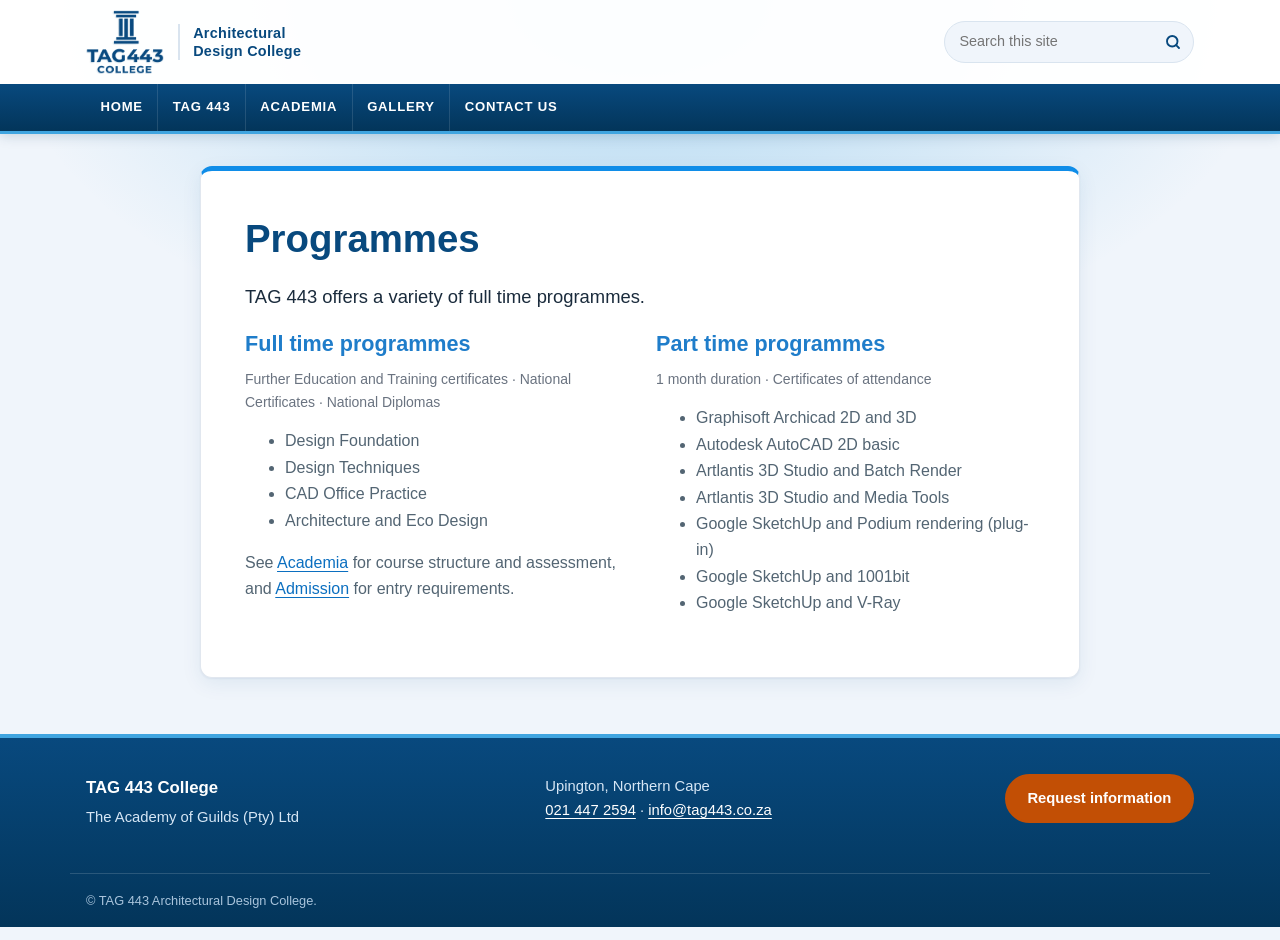
<file: programmes/index.html>
<!DOCTYPE html>
<html lang="en-ZA">
<head>
  <meta charset="utf-8">
  <meta name="viewport" content="width=device-width, initial-scale=1">
  <title>Programmes | TAG 443 Architectural Design College</title>
  <meta name="description" content="TAG443 full time programmes (FET certificates, National Certificates and Diplomas) and one-month part time courses in Archicad, AutoCAD, Artlantis and SketchUp.">
  <link rel="canonical" href="https://rossmelany405-rgb.github.io/Tag443/programmes/">
  <meta property="og:type" content="website">
  <meta property="og:site_name" content="TAG 443 Architectural Design College">
  <meta property="og:title" content="Programmes | TAG 443 Architectural Design College">
  <meta property="og:description" content="TAG443 full time programmes (FET certificates, National Certificates and Diplomas) and one-month part time courses in Archicad, AutoCAD, Artlantis and SketchUp.">
  <meta property="og:url" content="https://rossmelany405-rgb.github.io/Tag443/programmes/">
  <meta property="og:image" content="https://rossmelany405-rgb.github.io/Tag443/assets/img/logo-large.png">
  <meta name="theme-color" content="#08497e">
  <link rel="icon" href="../assets/img/favicon.png" type="image/png">
  <link rel="apple-touch-icon" href="../assets/img/apple-touch-icon.png">
  <link rel="stylesheet" href="../assets/css/style.css">
  <script src="../assets/js/main.js" defer></script>
</head>
<body>
  <a class="skip-link" href="#main">Skip to content</a>
  <header class="site-header">
    <div class="header-top">
      <div class="wrap header-inner">
        <a class="brand" href="../">
          <img src="../assets/img/logo.png" alt="" width="195" height="160">
          <span class="brand-text"><span class="visually-hidden">TAG 443 </span>Architectural Design College</span>
        </a>
        <form class="search" role="search" action="https://www.google.com/search" method="get">
          <label class="visually-hidden" for="site-search">Search this site</label>
          <input type="search" id="site-search" name="q" placeholder="Search this site">
          <input type="hidden" name="as_sitesearch" value="rossmelany405-rgb.github.io/Tag443">
          <button type="submit" aria-label="Search">
            <svg viewBox="0 0 24 24" fill="none" stroke="currentColor" stroke-width="2.5" stroke-linecap="round" aria-hidden="true"><circle cx="11" cy="11" r="7"/><path d="m20 20-3.5-3.5"/></svg>
          </button>
        </form>
        <button class="nav-toggle" type="button" aria-expanded="false" aria-controls="site-nav">
          <span class="nav-toggle-bar" aria-hidden="true"></span>
          <span class="visually-hidden">Menu</span>
        </button>
      </div>
    </div>
    <nav id="site-nav" class="site-nav" aria-label="Main">
      <ul class="wrap">
        <li><a href="../">Home</a></li>
        <li><a href="../about/">TAG 443</a></li>
        <li><a href="../academia/">Academia</a></li>
        <li><a href="../gallery/">Gallery</a></li>
        <li><a href="../contact/">Contact Us</a></li>
      </ul>
    </nav>
  </header>

  <main id="main" class="wrap">
<article class="page">
      <h1>Programmes</h1>
      <p class="lead">TAG 443 offers a variety of full time programmes.</p>
      <div class="two-col">
        <section>
          <h2>Full time programmes</h2>
          <p class="meta">Further Education and Training certificates · National Certificates · National Diplomas</p>
          <ul>
            <li>Design Foundation</li>
            <li>Design Techniques</li>
            <li>CAD Office Practice</li>
            <li>Architecture and Eco Design</li>
          </ul>
          <p>See <a href="../academia/">Academia</a> for course structure and assessment, and <a href="../admission/">Admission</a> for entry requirements.</p>
        </section>
        <section id="part-time">
          <h2>Part time programmes</h2>
          <p class="meta">1 month duration · Certificates of attendance</p>
          <ul>
            <li>Graphisoft Archicad 2D and 3D</li>
            <li>Autodesk AutoCAD 2D basic</li>
            <li>Artlantis 3D Studio and Batch Render</li>
            <li>Artlantis 3D Studio and Media Tools</li>
            <li>Google SketchUp and Podium rendering (plug-in)</li>
            <li>Google SketchUp and 1001bit</li>
            <li>Google SketchUp and V-Ray</li>
          </ul>
        </section>
      </div>
    </article>
  </main>

  <footer class="site-footer">
    <div class="wrap footer-inner">
      <div>
        <p class="footer-title">TAG 443 College</p>
        <p>The Academy of Guilds (Pty) Ltd</p>
      </div>
      <address>
        Upington, Northern Cape<br>
        <a href="tel:+27214472594">021&nbsp;447&nbsp;2594</a> ·
        <a href="mailto:info@tag443.co.za">info@tag443.co.za</a>
      </address>
      <p class="footer-cta"><a class="button" href="../contact/">Request information</a></p>
    </div>
    <p class="wrap footer-note">&copy; TAG 443 Architectural Design College.</p>
  </footer>
</body>
</html>
</file>
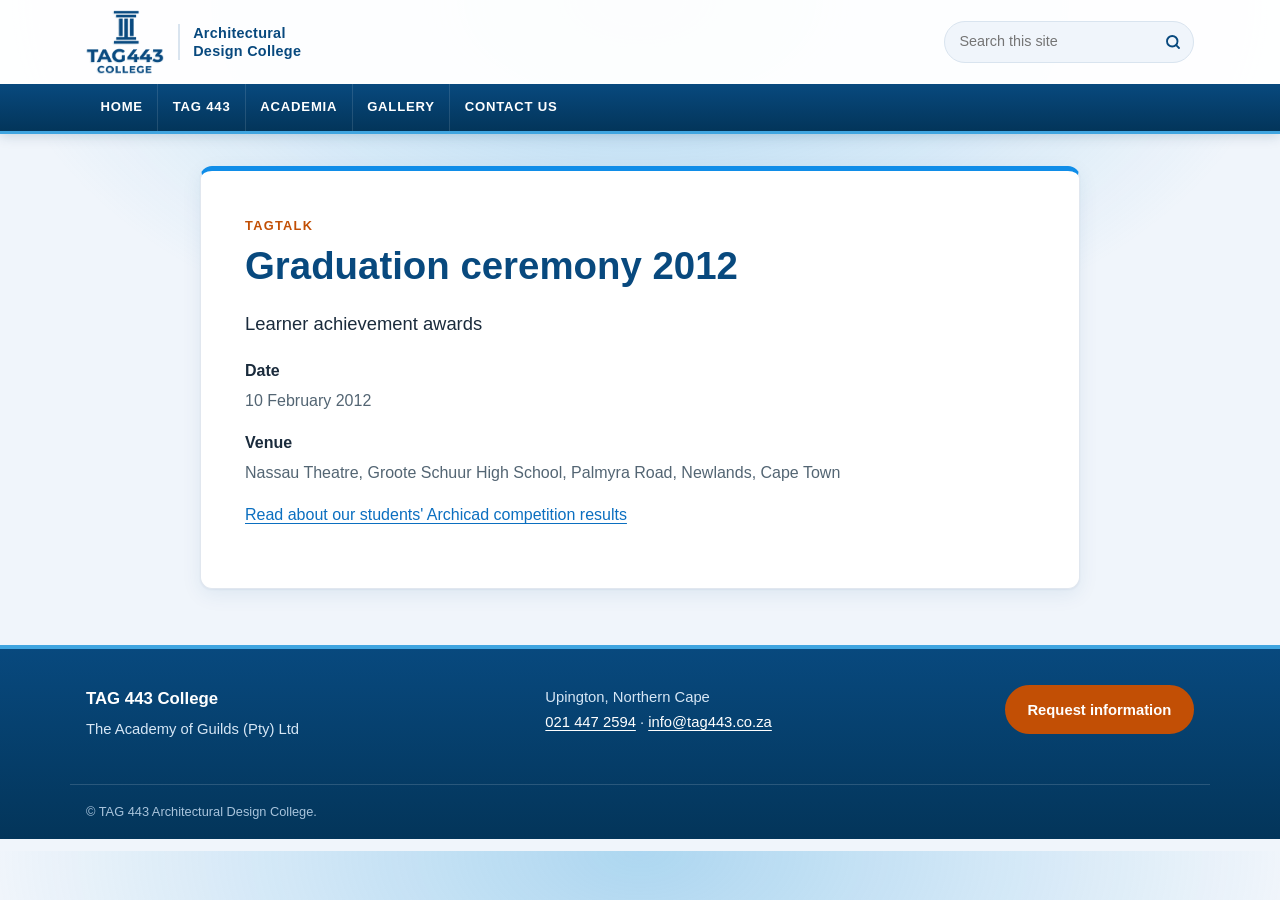
<file: tagtalk/index.html>
<!DOCTYPE html>
<html lang="en-ZA">
<head>
  <meta charset="utf-8">
  <meta name="viewport" content="width=device-width, initial-scale=1">
  <title>Graduation Ceremony 2012 | TAG 443 Architectural Design College</title>
  <meta name="description" content="TagTalk: TAG443 College graduation ceremony and learner achievement awards, 10 February 2012, Nassau Theatre, Groote Schuur High School.">
  <link rel="canonical" href="https://rossmelany405-rgb.github.io/Tag443/tagtalk/">
  <meta property="og:type" content="website">
  <meta property="og:site_name" content="TAG 443 Architectural Design College">
  <meta property="og:title" content="Graduation Ceremony 2012 | TAG 443 Architectural Design College">
  <meta property="og:description" content="TagTalk: TAG443 College graduation ceremony and learner achievement awards, 10 February 2012, Nassau Theatre, Groote Schuur High School.">
  <meta property="og:url" content="https://rossmelany405-rgb.github.io/Tag443/tagtalk/">
  <meta property="og:image" content="https://rossmelany405-rgb.github.io/Tag443/assets/img/logo-large.png">
  <meta name="theme-color" content="#08497e">
  <link rel="icon" href="../assets/img/favicon.png" type="image/png">
  <link rel="apple-touch-icon" href="../assets/img/apple-touch-icon.png">
  <link rel="stylesheet" href="../assets/css/style.css">
  <script src="../assets/js/main.js" defer></script>
</head>
<body>
  <a class="skip-link" href="#main">Skip to content</a>
  <header class="site-header">
    <div class="header-top">
      <div class="wrap header-inner">
        <a class="brand" href="../">
          <img src="../assets/img/logo.png" alt="" width="195" height="160">
          <span class="brand-text"><span class="visually-hidden">TAG 443 </span>Architectural Design College</span>
        </a>
        <form class="search" role="search" action="https://www.google.com/search" method="get">
          <label class="visually-hidden" for="site-search">Search this site</label>
          <input type="search" id="site-search" name="q" placeholder="Search this site">
          <input type="hidden" name="as_sitesearch" value="rossmelany405-rgb.github.io/Tag443">
          <button type="submit" aria-label="Search">
            <svg viewBox="0 0 24 24" fill="none" stroke="currentColor" stroke-width="2.5" stroke-linecap="round" aria-hidden="true"><circle cx="11" cy="11" r="7"/><path d="m20 20-3.5-3.5"/></svg>
          </button>
        </form>
        <button class="nav-toggle" type="button" aria-expanded="false" aria-controls="site-nav">
          <span class="nav-toggle-bar" aria-hidden="true"></span>
          <span class="visually-hidden">Menu</span>
        </button>
      </div>
    </div>
    <nav id="site-nav" class="site-nav" aria-label="Main">
      <ul class="wrap">
        <li><a href="../">Home</a></li>
        <li><a href="../about/">TAG 443</a></li>
        <li><a href="../academia/">Academia</a></li>
        <li><a href="../gallery/">Gallery</a></li>
        <li><a href="../contact/">Contact Us</a></li>
      </ul>
    </nav>
  </header>

  <main id="main" class="wrap">
<article class="page">
      <p class="eyebrow">TagTalk</p>
      <h1>Graduation ceremony 2012</h1>
      <p class="lead">Learner achievement awards</p>
      <dl class="details">
        <dt>Date</dt>
        <dd><time datetime="2012-02-10">10 February 2012</time></dd>
        <dt>Venue</dt>
        <dd>Nassau Theatre, Groote Schuur High School, Palmyra Road, Newlands, Cape Town</dd>
      </dl>
      <p><a href="../competitions/">Read about our students' Archicad competition results</a></p>
    </article>
  </main>

  <footer class="site-footer">
    <div class="wrap footer-inner">
      <div>
        <p class="footer-title">TAG 443 College</p>
        <p>The Academy of Guilds (Pty) Ltd</p>
      </div>
      <address>
        Upington, Northern Cape<br>
        <a href="tel:+27214472594">021&nbsp;447&nbsp;2594</a> ·
        <a href="mailto:info@tag443.co.za">info@tag443.co.za</a>
      </address>
      <p class="footer-cta"><a class="button" href="../contact/">Request information</a></p>
    </div>
    <p class="wrap footer-note">&copy; TAG 443 Architectural Design College.</p>
  </footer>
</body>
</html>
</file>
<file: assets/css/style.css>
/* TAG 443 Architectural Design College
   Palette kept from the original theme1035 WordPress theme (2013).
   Bright accents are used as stripes and chips; text uses a deeper
   shade of the same hue so every text pair meets WCAG AA (4.5:1). */

:root {
  /* Frame */
  --navy: #08497e;          /* menu bar, logo ink */
  --navy-deep: #03355a;     /* sub-menu / active item */
  --sky: #40a5e0;           /* original page background + header glow */
  --sky-light: #92d5fc;     /* highlights on navy */

  /* Links and headings */
  --action: #108de8;        /* original link blue: dots, stripes, icons */
  --link: #0b6fc0;          /* same hue, deep enough for body text */
  --heading: #1f7dca;       /* original post-title blue: large text only */

  /* Feature cards */
  --green: #6aaf06;   --green-text: #4d8000;   /* Programmes */
  --orange: #e35e08;  --orange-text: #c24f05;  /* TagTalk, "read more" */
  --crimson: #e51646; --crimson-text: #c8102e; /* Admission */

  /* Neutrals */
  --page: #f0f5fb;          /* original content background */
  --surface: #ffffff;
  --line: #e1e7ef;
  --line-strong: #d9e4ef;
  --ink: #1a2b3c;
  --text: #536573;          /* already in the theme, ~6:1 on white */
  --muted: #6a7380;         /* dates and captions (original #797f88 darkened) */

  --radius: 12px;
  --radius-sm: 8px;
  --shadow: 0 1px 2px rgb(8 73 126 / 0.06), 0 6px 20px rgb(8 73 126 / 0.08);
  --shadow-hover: 0 2px 4px rgb(8 73 126 / 0.08), 0 12px 32px rgb(8 73 126 / 0.14);
  --font: Arial, "Helvetica Neue", Helvetica, sans-serif;
  --wrap: 1140px;
}

*,
*::before,
*::after { box-sizing: border-box; }

html { -webkit-text-size-adjust: 100%; scroll-behavior: smooth; }

body {
  margin: 0;
  font-family: var(--font);
  font-size: 1rem;
  line-height: 1.65;
  color: var(--text);
  /* The original header.png radial glow over the content tint */
  background:
    radial-gradient(ellipse 70% 520px at 50% 0, rgb(64 165 224 / 0.38), transparent 72%),
    var(--page);
}

img { max-width: 100%; height: auto; display: block; }

a { color: var(--link); text-underline-offset: 0.18em; }
a:hover { color: var(--navy); }

:focus-visible {
  outline: 3px solid var(--sky);
  outline-offset: 2px;
  border-radius: 4px;
}

h1, h2, h3 { color: var(--ink); line-height: 1.25; margin: 1.6em 0 0.5em; }
h1 { font-size: clamp(1.75rem, 1.2rem + 2vw, 2.4rem); margin-top: 0; }
h2 { font-size: 1.35rem; }
h3 { font-size: 1.05rem; }
p, ul, ol, dl, figure { margin: 0 0 1em; }

.wrap {
  width: 100%;
  max-width: var(--wrap);
  margin-inline: auto;
  padding-inline: 16px;
}

.visually-hidden {
  position: absolute !important;
  width: 1px; height: 1px;
  padding: 0; margin: -1px;
  overflow: hidden; clip: rect(0 0 0 0);
  white-space: nowrap; border: 0;
}

.skip-link {
  position: absolute;
  left: 16px; top: -100px;
  z-index: 100;
  padding: 0.5em 1em;
  background: var(--navy);
  color: #fff;
  border-radius: 0 0 var(--radius-sm) var(--radius-sm);
}
.skip-link:focus { top: 0; color: #fff; }

/* ---------- Header: white logo bar + navy menu bar ---------- */
.site-header {
  position: sticky;
  top: 0;
  z-index: 20;
  box-shadow: 0 2px 12px rgb(3 53 90 / 0.18);
}
.header-top { background: rgb(255 255 255 / 0.96); }
.header-inner {
  display: flex;
  align-items: center;
  gap: 1rem;
  min-height: 84px;
}
.brand {
  display: flex;
  align-items: center;
  gap: 0.85rem;
  margin-right: auto;
  text-decoration: none;
  color: var(--navy);
}
.brand img { height: 64px; width: auto; }
.brand-text {
  max-width: 8.5rem;
  padding-left: 0.85rem;
  border-left: 2px solid var(--line-strong);
  font-size: 0.9rem;
  font-weight: 700;
  line-height: 1.25;
  letter-spacing: 0.02em;
  color: var(--navy);
}

.search {
  display: flex;
  align-items: center;
  border: 1px solid var(--line-strong);
  border-radius: 999px;
  background: var(--page);
  overflow: hidden;
}
.search:focus-within { border-color: var(--sky); box-shadow: 0 0 0 3px rgb(64 165 224 / 0.25); }
.search input {
  width: 13rem;
  padding: 0.55em 0.25em 0.55em 1em;
  border: 0;
  background: transparent;
  font: inherit;
  font-size: 0.9rem;
  color: var(--ink);
}
.search input:focus { outline: none; }
.search button {
  display: grid;
  place-items: center;
  width: 40px; height: 38px;
  border: 0;
  background: transparent;
  color: var(--navy);
  cursor: pointer;
}
.search button:hover { color: var(--link); }
.search svg { width: 18px; height: 18px; }

.nav-toggle {
  display: none;
  width: 44px; height: 44px;
  border: 1px solid var(--line-strong);
  border-radius: var(--radius-sm);
  background: var(--surface);
  cursor: pointer;
  position: relative;
}
.nav-toggle-bar,
.nav-toggle-bar::before,
.nav-toggle-bar::after {
  position: absolute;
  left: 11px;
  width: 20px; height: 2px;
  background: var(--navy);
  content: "";
  transition: transform 0.2s;
}
.nav-toggle-bar { top: 21px; }
.nav-toggle-bar::before { left: 0; top: -6px; }
.nav-toggle-bar::after { left: 0; top: 6px; }
.nav-toggle[aria-expanded="true"] .nav-toggle-bar { background: transparent; }
.nav-toggle[aria-expanded="true"] .nav-toggle-bar::before { transform: translateY(6px) rotate(45deg); }
.nav-toggle[aria-expanded="true"] .nav-toggle-bar::after { transform: translateY(-6px) rotate(-45deg); }

.site-nav {
  background: linear-gradient(var(--navy), var(--navy-deep));
  border-bottom: 3px solid var(--sky);
}
.site-nav ul {
  display: flex;
  flex-wrap: wrap;
  list-style: none;
  margin-block: 0;
  padding-block: 0;
}
.site-nav li + li { border-left: 1px solid rgb(255 255 255 / 0.12); }
.site-nav a {
  display: block;
  padding: 0.95em 1.1em;
  color: #fff;
  font-size: 0.82rem;
  font-weight: 700;
  letter-spacing: 0.06em;
  text-transform: uppercase;
  text-decoration: none;
  transition: background-color 0.15s, box-shadow 0.15s;
}
.site-nav a:hover { background: rgb(255 255 255 / 0.1); color: #fff; }
.site-nav a[aria-current="page"] {
  background: var(--navy-deep);
  box-shadow: inset 0 -3px 0 var(--orange);
}
.site-nav a:focus-visible { outline-color: var(--sky-light); outline-offset: -3px; }

/* ---------- Main ---------- */
main { padding-block: 2rem 3.5rem; }

.eyebrow {
  margin: 0 0 0.5em;
  color: var(--orange-text);
  font-size: 0.8rem;
  font-weight: 700;
  letter-spacing: 0.1em;
  text-transform: uppercase;
}
.lead { font-size: 1.15rem; color: var(--ink); }
.meta { color: var(--muted); font-size: 0.875rem; }

.button {
  display: inline-block;
  padding: 0.7em 1.4em;
  border: 2px solid var(--navy);
  border-radius: 999px;
  background: var(--navy);
  color: #fff;
  font: inherit;
  font-weight: 700;
  text-decoration: none;
  cursor: pointer;
  transition: background-color 0.15s, border-color 0.15s, color 0.15s;
}
.button:hover { background: var(--navy-deep); border-color: var(--navy-deep); color: #fff; }
.button-ghost { background: transparent; color: var(--navy); }
.button-ghost:hover { background: var(--navy); color: #fff; }

/* "Read more" keeps the original orange call to action */
.more {
  display: inline-flex;
  align-items: center;
  gap: 0.35em;
  color: var(--orange-text);
  font-weight: 700;
  text-decoration: none;
}
.more::after { content: "\2192"; transition: transform 0.15s; }
.more:hover { color: var(--orange-text); text-decoration: underline; }
.more:hover::after { transform: translateX(3px); }

/* ---------- Hero: quick links + slider ---------- */
.hero {
  display: grid;
  grid-template-columns: 260px 1fr;
  gap: 0;
  margin-bottom: 2rem;
  background: var(--surface);
  border-radius: var(--radius);
  box-shadow: var(--shadow);
  overflow: hidden;
}
.quick-links {
  padding: 1.5rem 1.25rem;
  background: linear-gradient(160deg, var(--navy), var(--navy-deep));
  color: #fff;
}
.quick-links h2 {
  margin: 0 0 0.75rem;
  color: var(--sky-light);
  font-size: 0.8rem;
  letter-spacing: 0.1em;
  text-transform: uppercase;
}
.quick-links ul { list-style: none; margin: 0; padding: 0; }
.quick-links a {
  display: flex;
  align-items: center;
  justify-content: space-between;
  padding: 0.7em 0.5em 0.7em 0.75em;
  border-bottom: 1px solid rgb(255 255 255 / 0.12);
  color: #fff;
  font-size: 0.85rem;
  font-weight: 700;
  letter-spacing: 0.05em;
  text-transform: uppercase;
  text-decoration: none;
  transition: background-color 0.15s, padding-left 0.2s;
}
.quick-links a::after { content: "\203A"; font-size: 1.3em; line-height: 1; color: var(--sky-light); }
.quick-links a:hover { background: rgb(255 255 255 / 0.08); padding-left: 1.1em; color: #fff; }
.quick-links a:focus-visible { outline-color: var(--sky-light); }

.slider { position: relative; min-width: 0; background: var(--navy-deep); }
.slides {
  display: flex;
  margin: 0;
  padding: 0;
  list-style: none;
  overflow-x: auto;
  scroll-snap-type: x mandatory;
  scrollbar-width: none;
  height: 100%;
}
.slides::-webkit-scrollbar { display: none; }
.slide {
  position: relative;
  flex: 0 0 100%;
  scroll-snap-align: start;
  display: grid;
  grid-template-columns: 1fr auto;
  align-items: center;
  gap: 1.75rem;
  min-height: 320px;
  padding: 2.25rem 4.5rem 3.25rem;
  /* Navy into the original sky blue, echoing the header glow */
  background:
    radial-gradient(circle at 85% 20%, rgb(64 165 224 / 0.55), transparent 55%),
    linear-gradient(135deg, var(--navy-deep), var(--navy));
  color: #d6e6f5;
}
.slide-text { max-width: 30rem; }
.slide-kicker {
  margin: 0 0 0.4em;
  color: var(--sky-light);
  font-size: 0.78rem;
  font-weight: 700;
  letter-spacing: 0.12em;
  text-transform: uppercase;
}
.slide-title {
  margin: 0 0 0.5em;
  color: #fff;
  font-size: clamp(1.3rem, 0.9rem + 1.4vw, 1.9rem);
  font-weight: 700;
  line-height: 1.2;
}
.slide-text p { margin-bottom: 1em; }
.slide .button { background: var(--orange-text); border-color: var(--orange-text); }
.slide .button:hover { background: #fff; border-color: #fff; color: var(--navy); }
.slide figure {
  margin: 0;
  padding: 8px;
  border-radius: var(--radius);
  background: rgb(255 255 255 / 0.95);
  box-shadow: 0 10px 30px rgb(3 53 90 / 0.4);
  rotate: 2deg;
}
.slide figure img { width: 260px; aspect-ratio: 4 / 3; object-fit: cover; border-radius: 6px; }

.slider-btn {
  position: absolute;
  top: 50%;
  translate: 0 -50%;
  display: grid;
  place-items: center;
  width: 44px; height: 44px;
  border: 0;
  border-radius: 50%;
  background: rgb(255 255 255 / 0.9);
  color: var(--navy);
  font-size: 1.5rem;
  line-height: 1;
  cursor: pointer;
  box-shadow: var(--shadow);
  transition: background-color 0.15s;
}
.slider-btn:hover { background: #fff; }
.slider-prev { left: 12px; }
.slider-next { right: 12px; }
.slider-dots {
  position: absolute;
  bottom: 14px;
  left: 50%;
  translate: -50% 0;
  display: flex;
  gap: 4px;
}
.slider-dots button {
  width: 24px; height: 24px;
  padding: 0;
  border: 0;
  background: transparent;
  cursor: pointer;
}
.slider-dots button::before {
  content: "";
  display: block;
  width: 10px; height: 10px;
  margin: auto;
  border: 2px solid #fff;
  border-radius: 50%;
  transition: background-color 0.15s, transform 0.15s;
}
.slider-dots button[aria-current="true"]::before { background: var(--action); border-color: #fff; transform: scale(1.2); }
.slider :focus-visible { outline-color: #fff; }
/* Controls only appear when the script is running */
html:not(.js) .slider-btn,
html:not(.js) .slider-dots { display: none; }

/* ---------- Three colour-coded feature cards ---------- */
.features {
  display: grid;
  grid-template-columns: repeat(3, 1fr);
  gap: 1.25rem;
  margin-bottom: 2.5rem;
}
.card,
.post,
.page,
.widget {
  background: var(--surface);
  border: 1px solid var(--line);
  border-radius: var(--radius);
  box-shadow: var(--shadow);
}
.card {
  --accent: var(--action);
  --accent-text: var(--link);
  display: flex;
  flex-direction: column;
  padding: 1.5rem;
  border-top: 5px solid var(--accent);
  transition: box-shadow 0.2s, transform 0.2s;
}
.card:hover { box-shadow: var(--shadow-hover); transform: translateY(-2px); }
.card-programmes { --accent: var(--green); --accent-text: var(--green-text); }
.card-tagtalk { --accent: var(--orange); --accent-text: var(--orange-text); }
.card-admission { --accent: var(--crimson); --accent-text: var(--crimson-text); }

.card-head { display: flex; align-items: center; gap: 0.75rem; margin-bottom: 1rem; }
.card-icon {
  display: grid;
  place-items: center;
  flex: none;
  width: 42px; height: 42px;
  border-radius: 10px;
  background: var(--accent);
  color: #fff;
}
.card-icon svg { width: 22px; height: 22px; }
.card h2 {
  margin: 0;
  color: var(--navy);
  font-size: 1.05rem;
  letter-spacing: 0.06em;
  text-transform: uppercase;
}
.card h3 { margin: 0 0 0.6em; color: var(--accent-text); font-size: 1.1rem; font-weight: 700; }
.card p { margin-bottom: 0.6em; }
.card .more { color: var(--accent-text); }
.card > p:last-child { margin-top: auto; margin-bottom: 0; padding-top: 0.75rem; }

.plain { list-style: none; padding: 0; margin: 0 0 0.5em; }
.plain li { padding: 0.35em 0 0.35em 1.1em; border-bottom: 1px solid var(--line); position: relative; }
.plain li:last-child { border-bottom: 0; }
.plain li::before {
  content: "";
  position: absolute;
  left: 0; top: 0.95em;
  width: 6px; height: 6px;
  border-radius: 50%;
  background: var(--accent, var(--action));
}

/* ---------- Posts + sidebar ---------- */
.home-grid {
  display: grid;
  grid-template-columns: minmax(0, 1fr) 320px;
  gap: 1.75rem;
  align-items: start;
}
.section-title {
  margin: 0 0 1rem;
  color: var(--navy);
  font-size: 0.85rem;
  letter-spacing: 0.1em;
  text-transform: uppercase;
}

.posts { display: grid; gap: 1.25rem; }
.post { padding: 1.75rem 2rem; border-top: 3px solid var(--action); }
.post h2 { margin: 0 0 0.15em; font-size: 1.45rem; }
.post h2 a { color: var(--heading); text-decoration: none; }
.post h2 a:hover { color: var(--navy); text-decoration: underline; }
.post ul { padding-left: 1.2em; }
.post li::marker { color: var(--action); }
.post .cols { columns: 2 14rem; column-gap: 2rem; }
.post .more { margin-top: 0.25rem; }

.sidebar { display: grid; gap: 1.25rem; }
.widget { padding: 1.35rem 1.4rem; }
.widget h2 {
  display: flex;
  align-items: center;
  gap: 0.6rem;
  margin: 0 0 1rem;
  color: var(--navy);
  font-size: 1.05rem;
}
.widget h2::before {
  content: "";
  width: 4px; height: 1.1em;
  border-radius: 2px;
  background: var(--sky);
}

.events { list-style: none; margin: 0; padding: 0; display: grid; gap: 0.85rem; }
.event { display: grid; grid-template-columns: 60px 1fr; gap: 0.85rem; align-items: start; }
.event-date {
  display: grid;
  place-items: center;
  padding: 0.35rem 0;
  border-radius: var(--radius-sm);
  background: var(--page);
  border: 1px solid var(--line-strong);
  color: var(--navy);
  line-height: 1.1;
  text-align: center;
}
.event-date .day { font-size: 1.15rem; font-weight: 700; }
.event-date .mon { font-size: 0.7rem; font-weight: 700; letter-spacing: 0.08em; text-transform: uppercase; }
.event h3 { margin: 0 0 0.15em; font-size: 0.95rem; }
.event h3 a { color: var(--ink); text-decoration: none; }
.event h3 a:hover { color: var(--link); text-decoration: underline; }
.event p { margin: 0; font-size: 0.85rem; color: var(--muted); }

.form { display: grid; gap: 0.8rem; }
.field { display: grid; gap: 0.25rem; }
.field label { font-size: 0.85rem; font-weight: 700; color: var(--ink); }
.field .req { color: var(--crimson-text); }
.field input,
.field textarea {
  width: 100%;
  padding: 0.6em 0.75em;
  border: 1px solid var(--line-strong);
  border-radius: var(--radius-sm);
  background: var(--page);
  font: inherit;
  font-size: 0.95rem;
  color: var(--ink);
  transition: border-color 0.15s, box-shadow 0.15s, background-color 0.15s;
}
.field input:focus,
.field textarea:focus {
  outline: none;
  border-color: var(--sky);
  background: #fff;
  box-shadow: 0 0 0 3px rgb(64 165 224 / 0.25);
}
.field textarea { min-height: 6.5rem; resize: vertical; }
.form .button { justify-self: start; }
.form-note { margin: 0; font-size: 0.8rem; color: var(--muted); }

.social-link {
  display: flex;
  align-items: center;
  gap: 0.75rem;
  padding: 0.85rem 1rem;
  border-radius: var(--radius-sm);
  background: var(--page);
  color: var(--navy);
  font-weight: 700;
  text-decoration: none;
  transition: background-color 0.15s;
}
.social-link:hover { background: var(--line); color: var(--navy); }
.social-link svg { width: 28px; height: 28px; flex: none; color: var(--action); }
.social-link span { font-weight: 400; font-size: 0.85rem; color: var(--muted); display: block; }

.video {
  position: relative;
  aspect-ratio: 16 / 9;
  border-radius: var(--radius-sm);
  overflow: hidden;
  background: var(--navy-deep);
}
.video iframe { position: absolute; inset: 0; width: 100%; height: 100%; border: 0; }

/* ---------- Content pages ---------- */
.page { padding: clamp(1.25rem, 4vw, 2.75rem); max-width: 880px; margin-inline: auto; border-top: 5px solid var(--action); }
.page::after { content: ""; display: table; clear: both; }
.page h1 { color: var(--navy); }
.page h2 { color: var(--heading); }
.page-center { text-align: center; }

.photo-row,
.logo-row,
.gallery-grid {
  display: grid;
  gap: 1rem;
  list-style: none;
  padding: 0;
  margin: 1.5rem 0;
}
.photo-row { grid-template-columns: repeat(auto-fit, minmax(160px, 1fr)); }
.logo-row {
  grid-template-columns: repeat(auto-fit, minmax(150px, 1fr));
  align-items: center;
}
.logo-row img { margin-inline: auto; max-height: 80px; width: auto; }
.gallery-grid { grid-template-columns: repeat(auto-fill, minmax(180px, 1fr)); }
.gallery-grid figure { margin: 0; }
.gallery-grid img,
.photo-row img {
  width: 100%;
  aspect-ratio: 4 / 3;
  object-fit: cover;
  border-radius: var(--radius-sm);
}
.gallery-grid img { transition: transform 0.25s; }
.gallery-grid figure:hover img { transform: scale(1.03); }

figcaption { color: var(--muted); font-size: 0.875rem; margin-top: 0.4em; }

.float-right { float: right; margin: 0 0 1rem 1.5rem; max-width: 45%; }
.float-right img { border-radius: var(--radius-sm); }
figure.wide img { width: 100%; border-radius: var(--radius-sm); }

.callout {
  padding: 1rem 1.25rem;
  border-left: 4px solid var(--orange);
  background: var(--page);
  border-radius: 0 var(--radius-sm) var(--radius-sm) 0;
}

.details dt { font-weight: 700; color: var(--ink); margin-top: 1em; }
.details dd { margin: 0.2em 0 0; }
.details dd ul { margin-top: 0.5em; }

.split-list { display: grid; gap: 1rem; }
.split-item {
  display: grid;
  grid-template-columns: 118px 1fr;
  gap: 1.25rem;
  align-items: start;
  padding: 1rem;
  border: 1px solid var(--line);
  border-left: 4px solid var(--action);
  border-radius: var(--radius-sm);
}
.split-item:nth-child(3n+1) { border-left-color: var(--green); }
.split-item:nth-child(3n+2) { border-left-color: var(--orange); }
.split-item:nth-child(3n+3) { border-left-color: var(--crimson); }
.split-item h3 { margin-top: 0; }
.split-item p { margin-bottom: 0; }
.split-item img { border-radius: 6px; }

.two-col { display: grid; grid-template-columns: 1fr 1fr; gap: 2rem; }
.two-col h2 { margin-top: 0; }

.contact-grid {
  display: grid;
  grid-template-columns: 1fr 1fr;
  gap: 2rem;
  align-items: start;
  margin-bottom: 1.5rem;
}
.contact-grid .details dt:first-child { margin-top: 0; }
.contact-grid img { border-radius: var(--radius-sm); }
.map-embed {
  aspect-ratio: 4 / 3;
  border: 1px solid var(--line);
  border-radius: var(--radius-sm);
  overflow: hidden;
  background: var(--page);
}
.map-embed iframe { width: 100%; height: 100%; border: 0; display: block; }

.podium { padding-left: 0; list-style: none; }
.podium li {
  padding: 0.75rem 1rem;
  margin-bottom: 0.5rem;
  background: var(--page);
  border-left: 4px solid var(--orange);
  border-radius: 0 var(--radius-sm) var(--radius-sm) 0;
}

/* ---------- Footer ---------- */
.site-footer {
  background: linear-gradient(var(--navy), var(--navy-deep));
  border-top: 4px solid var(--sky);
  color: #d6e6f5;
  padding-top: 2.25rem;
  font-size: 0.925rem;
}
.site-footer a { color: #fff; }
.site-footer a:hover { color: var(--sky-light); }
.site-footer :focus-visible { outline-color: var(--sky-light); }
.footer-inner {
  display: grid;
  grid-template-columns: 1fr 1fr auto;
  gap: 2rem;
  align-items: start;
}
.footer-title { color: #fff; font-weight: 700; font-size: 1.05rem; margin-bottom: 0.25em; }
.site-footer address { font-style: normal; }
.footer-cta .button { background: var(--orange-text); border-color: var(--orange-text); color: #fff; }
.footer-cta .button:hover { background: #fff; border-color: #fff; color: var(--navy); }
.footer-note {
  margin-top: 1.75rem;
  padding-block: 1rem;
  border-top: 1px solid rgb(255 255 255 / 0.15);
  font-size: 0.8rem;
  color: #a9c4dc;
}
.footer-note a { color: #d6e6f5; }

/* ---------- Responsive ---------- */
@media (max-width: 1000px) {
  .site-nav a { padding-inline: 0.7em; font-size: 0.78rem; letter-spacing: 0.04em; }
}

@media (max-width: 980px) {
  .home-grid { grid-template-columns: 1fr; }
  .sidebar { grid-template-columns: repeat(auto-fit, minmax(280px, 1fr)); }
}

@media (max-width: 900px) {
  .hero { grid-template-columns: 1fr; }
  .quick-links { order: 2; }
  .quick-links ul { display: grid; grid-template-columns: repeat(auto-fit, minmax(150px, 1fr)); column-gap: 1rem; }
  .features { grid-template-columns: 1fr; }
  .footer-inner { grid-template-columns: 1fr 1fr; }
  .footer-cta { grid-column: 1 / -1; }
  .search input { width: 9rem; }
}

@media (max-width: 760px) {
  .js .nav-toggle { display: block; }
  .header-inner { flex-wrap: wrap; min-height: 72px; padding-block: 0.5rem; }
  .search { order: 3; width: 100%; margin-bottom: 0.25rem; }
  .search input { width: 100%; }
  .js .site-nav { display: none; }
  .js .site-nav.is-open { display: block; }
  .site-nav ul { flex-direction: column; padding-block: 0.25rem; }
  .site-nav li + li { border-left: 0; border-top: 1px solid rgb(255 255 255 / 0.12); }
  .site-nav a { padding: 0.9em 0.5em; }
  .two-col,
  .contact-grid,
  .footer-inner { grid-template-columns: 1fr; }
  .post { padding: 1.35rem; }
  .slide { grid-template-columns: 1fr; gap: 1.25rem; padding: 1.75rem 1.25rem 3.25rem; }
  .slide figure { justify-self: start; rotate: 0deg; }
  .slide figure img { width: min(260px, 100%); }
  .slider-btn { top: auto; bottom: 6px; translate: none; }
  .slider-btn { width: 38px; height: 38px; font-size: 1.25rem; }
  .site-header { position: relative; }
}

@media (max-width: 520px) {
  .float-right { float: none; margin: 0 0 1rem; max-width: 100%; }
  .split-item { grid-template-columns: 1fr; }
  .brand-text { font-size: 0.8rem; }
  .brand img { height: 52px; }
  .sidebar { grid-template-columns: 1fr; }
}

@media (prefers-reduced-motion: reduce) {
  html { scroll-behavior: auto; }
  *, *::before, *::after { transition: none !important; animation: none !important; }
  .card:hover { transform: none; }
}

@media print {
  .site-header, .site-footer, .skip-link, .slider, .sidebar { display: none; }
  body { background: #fff; }
  .card, .post, .page, .hero, .widget { box-shadow: none; }
}
</file>
